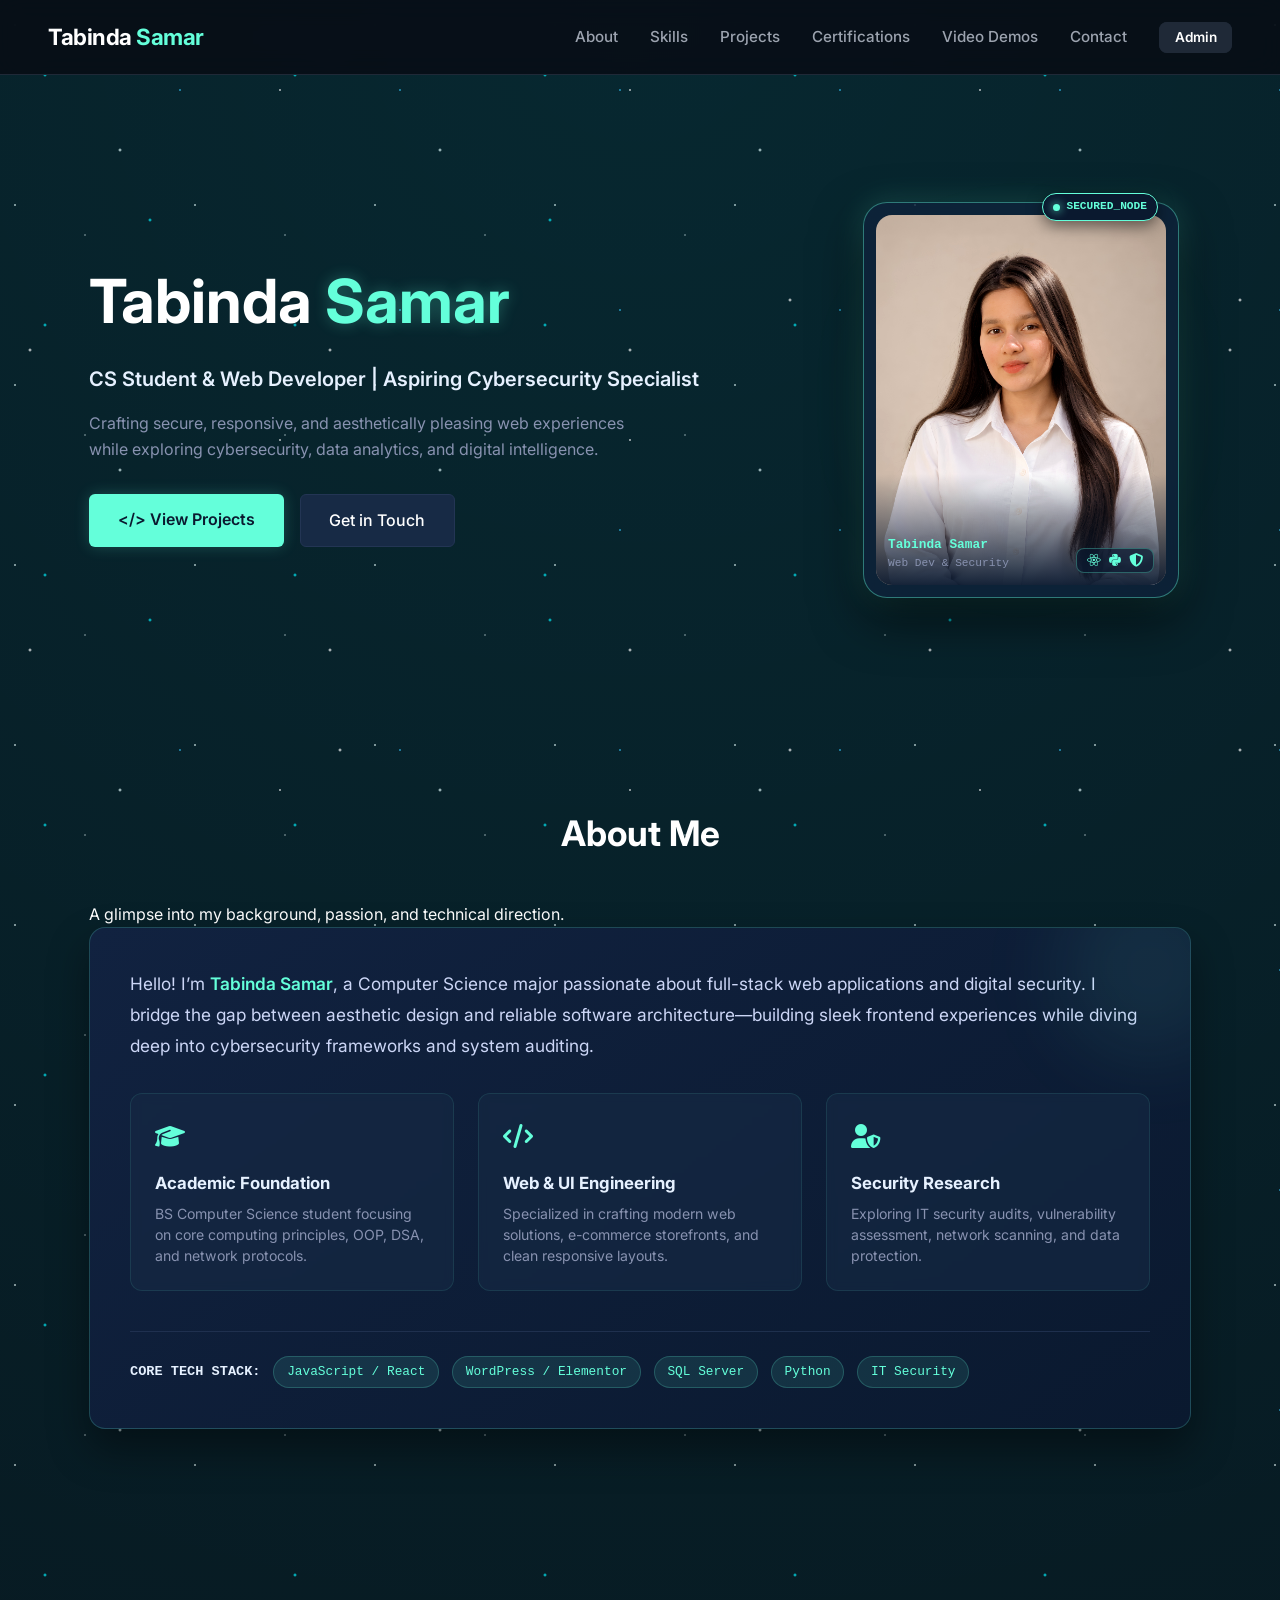
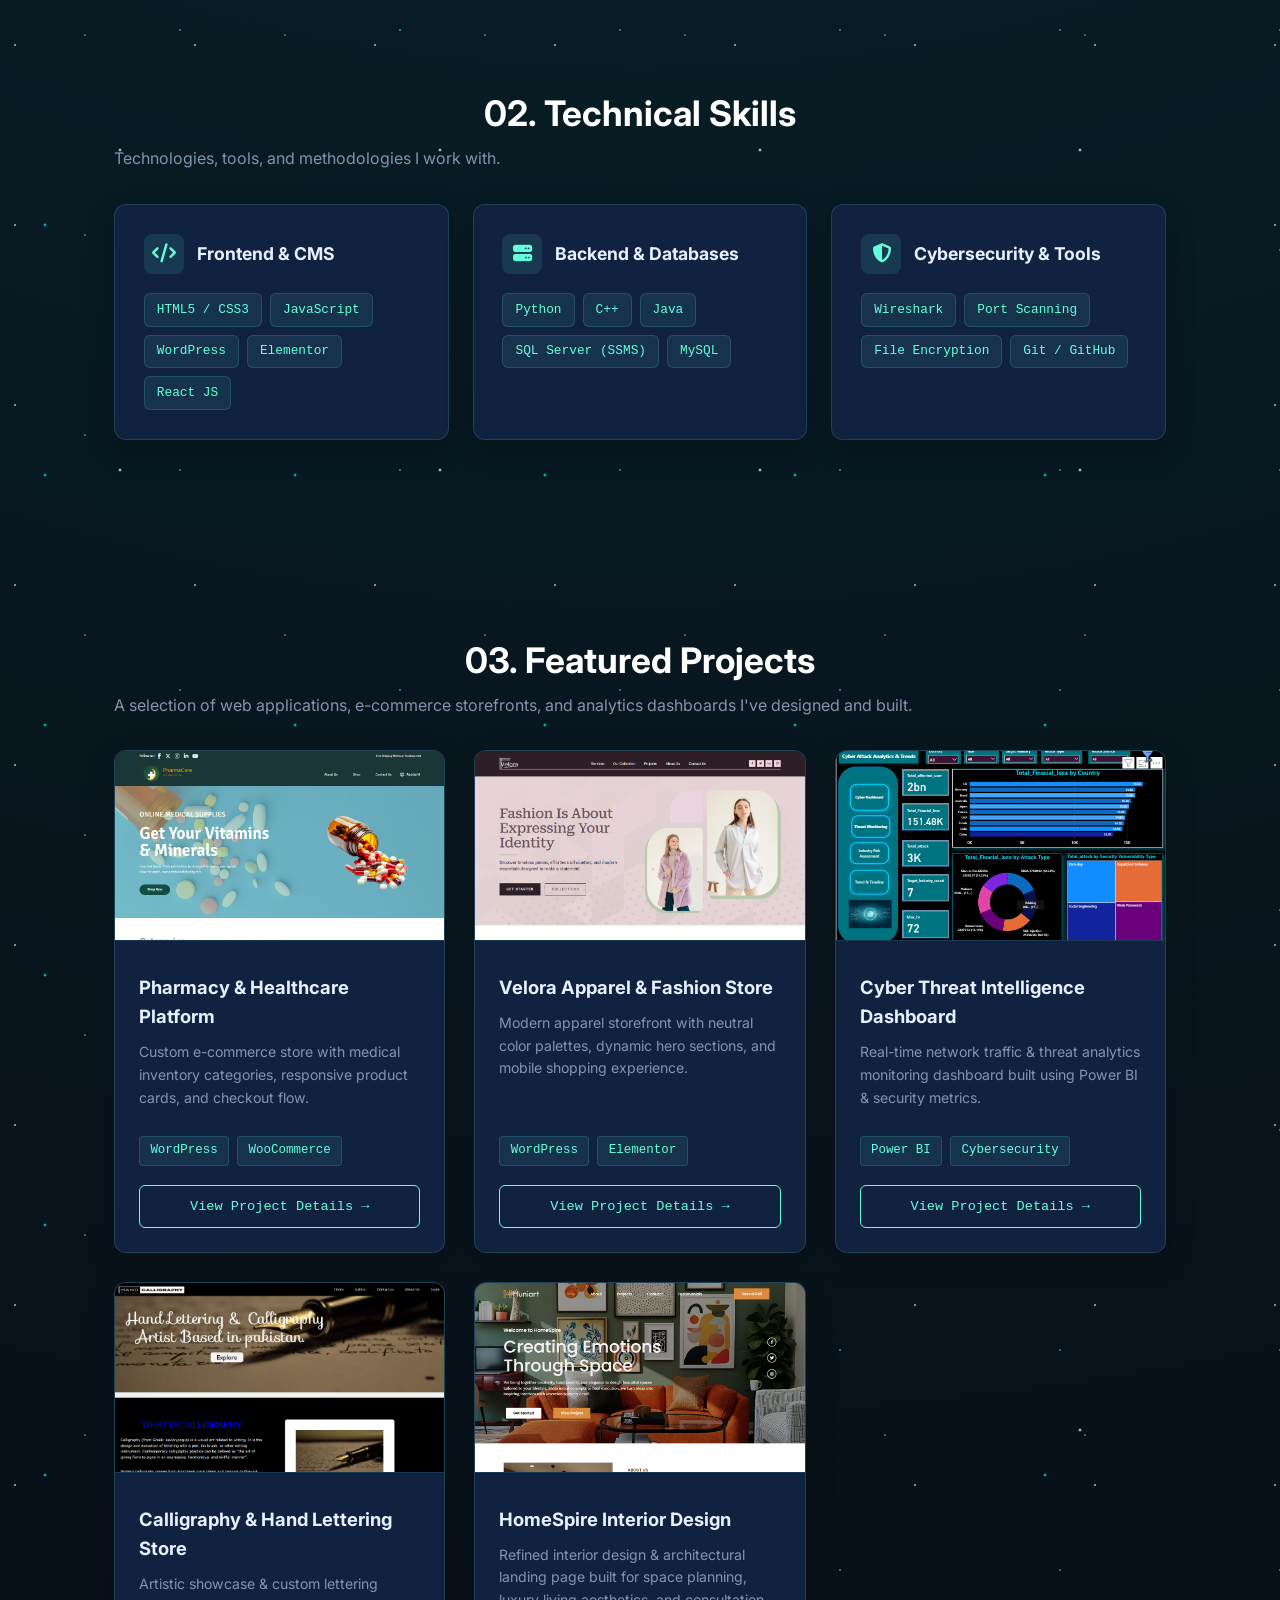
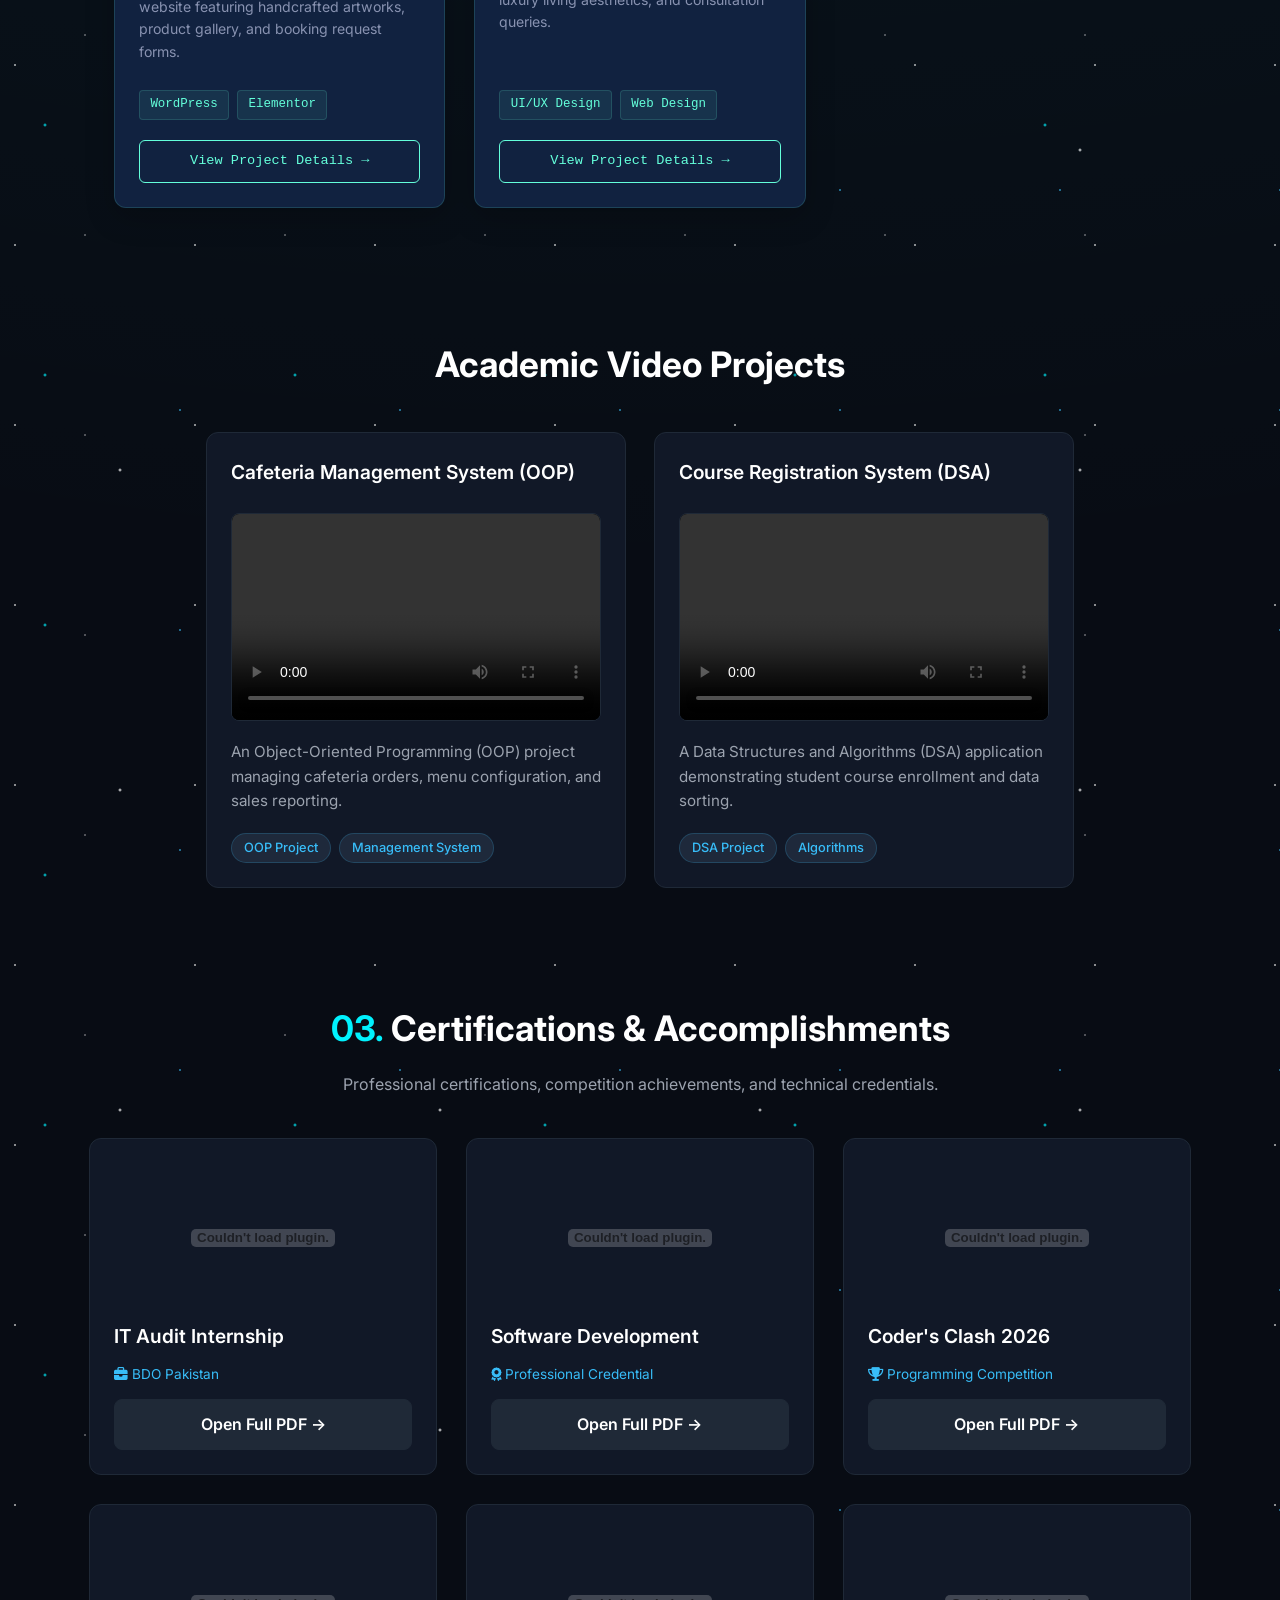
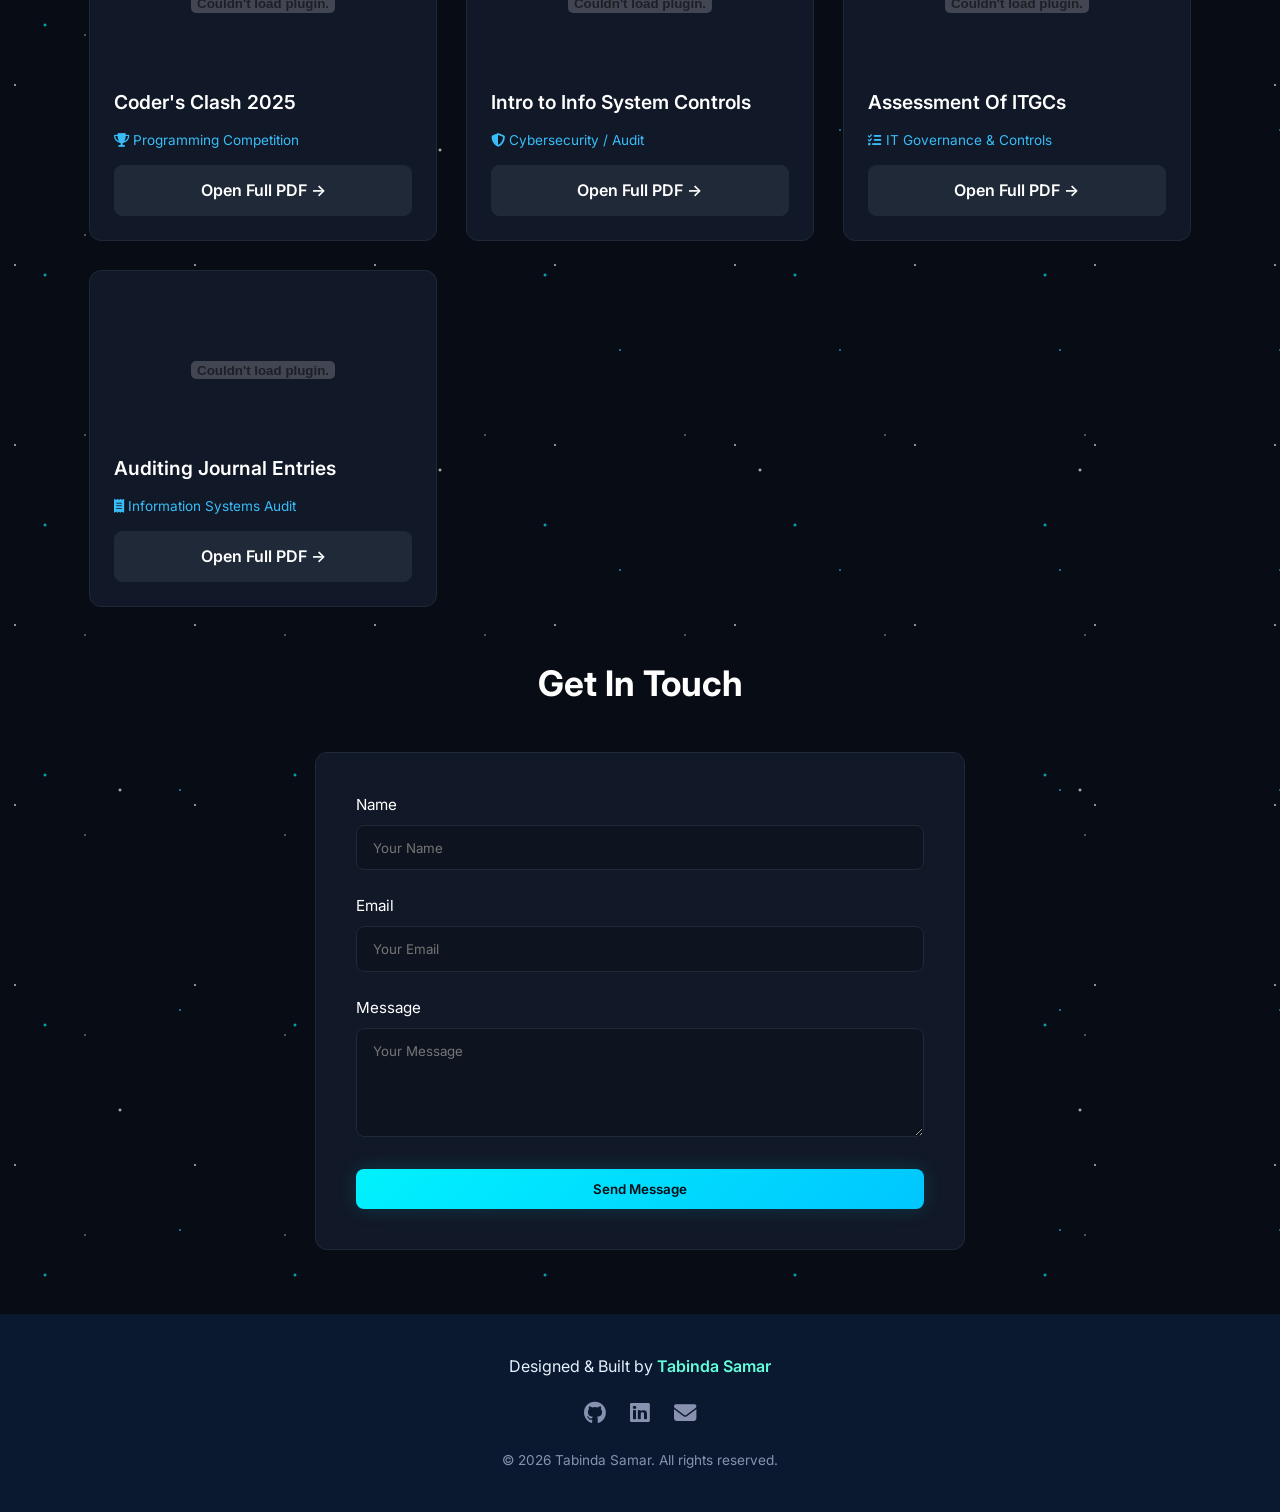
<file: index.html>
<!DOCTYPE html>
<html lang="en">
<head>
    <link rel="stylesheet" href="https://cdnjs.cloudflare.com/ajax/libs/font-awesome/6.4.0/css/all.min.css">
    <meta charset="UTF-8">
    <meta name="viewport" content="width=device-width, initial-scale=1.0">
    <title>Tabinda Samar - Portfolio</title>
    <!-- Corrected Path to CSS folder -->
    <link rel="stylesheet" href="css/style.css">
</head>
<body>

    <!-- Header Navigation -->
   <!-- Header Navigation -->
<header>
    <!-- Clickable Logo pointing to top of page / index.html -->
    <a href="index.html" class="logo" style="text-decoration: none; position: relative; z-index: 9999; cursor: pointer;">
        <h1 style="margin: 0;">Tabinda <span style="color: #64ffda;">Samar</span></h1>
    </a>

    <nav>
        <ul>
            <li><a href="#about">About</a></li>
            <li><a href="#skills">Skills</a></li>
            <li><a href="#projects">Projects</a></li>
            <li><a href="#certificates">Certifications</a></li>
            <li><a href="#video-projects">Video Demos</a></li>
            <li><a href="#contact">Contact</a></li>
            <li><a href="admin.html" class="btn-secondary" style="padding: 0.4rem 0.9rem; font-size: 0.85rem;">Admin</a></li>
        </ul>
    </nav>
</header>
<!-- Hero Section -->
<section id="hero" style="min-height: 85vh; display: flex; align-items: center; padding: 4rem 0;">
    <div class="container" style="display: flex; align-items: center; justify-content: space-between; gap: 2rem; width: 100%; flex-wrap: wrap;">
        
        <!-- Left Side: Text -->
        <div style="flex: 1 1 500px;">
            <h1 style="font-size: clamp(2.5rem, 5vw, 3.8rem); font-weight: 700; color: #ffffff; margin-bottom: 0.8rem;">
                Tabinda <span style="color: #64ffda; text-shadow: 0 0 15px rgba(100, 255, 218, 0.3);">Samar</span>
            </h1>
            
            <h2 style="color: #e6f1ff; font-size: 1.25rem; font-weight: 600; margin-bottom: 1rem;">
                CS Student &amp; Web Developer | Aspiring Cybersecurity Specialist
            </h2>
            
            <p style="color: #8892b0; font-size: 1rem; line-height: 1.6; margin-bottom: 2rem; max-width: 550px;">
                Crafting secure, responsive, and aesthetically pleasing web experiences while exploring cybersecurity, data analytics, and digital intelligence.
            </p>

            <div style="display: flex; gap: 1rem; flex-wrap: wrap;">
                <a href="#projects" style="background: #64ffda; color: #0a192f; padding: 0.8rem 1.8rem; text-decoration: none; border-radius: 6px; font-weight: 600; box-shadow: 0 0 15px rgba(100,255,218,0.2); transition: 0.3s;">&lt;/&gt; View Projects</a>
                <a href="#contact" style="background: #172a45; color: #ffffff; padding: 0.8rem 1.8rem; text-decoration: none; border-radius: 6px; font-weight: 500; border: 1px solid #233554; transition: 0.3s;">Get in Touch</a>
            </div>
        </div>

     <!-- Right Side: Cyber-Matrix Profile Showcase -->
<div style="flex: 0 0 340px; display: flex; justify-content: center; align-items: center; width: 100%; position: relative; padding: 15px 0;">
    
    <!-- Background Laser Grid Glow -->
    <div style="position: absolute; width: 320px; height: 400px; background: radial-gradient(circle, rgba(100,255,218,0.15) 0%, rgba(10,25,47,0) 75%); filter: blur(30px); pointer-events: none;"></div>

    <!-- Outer Matrix Wrapper -->
    <div style="position: relative; border-radius: 24px; padding: 12px; background: rgba(17, 34, 64, 0.6); backdrop-filter: blur(20px); -webkit-backdrop-filter: blur(20px); border: 1px solid rgba(100, 255, 218, 0.4); box-shadow: 0 20px 50px rgba(0, 0, 0, 0.6), 0 0 30px rgba(100, 255, 218, 0.2); transition: all 0.4s ease;"
         onmouseover="this.style.transform='translateY(-8px)'; this.style.borderColor='#64ffda'; this.style.boxShadow='0 30px 60px rgba(0,0,0,0.7), 0 0 45px rgba(100, 255, 218, 0.35)';"
         onmouseout="this.style.transform='translateY(0)'; this.style.borderColor='rgba(100, 255, 218, 0.4)'; this.style.boxShadow='0 20px 50px rgba(0, 0, 0, 0.6), 0 0 30px rgba(100, 255, 218, 0.2)';">
        
        <!-- Live Radar Beacon Pin -->
        <div style="position: absolute; top: -10px; right: 20px; background: #0a192f; border: 1px solid #64ffda; padding: 4px 10px; border-radius: 20px; display: flex; align-items: center; gap: 6px; box-shadow: 0 5px 15px rgba(0,0,0,0.5); z-index: 5;">
            <span style="width: 7px; height: 7px; background: #64ffda; border-radius: 50%; display: inline-block; box-shadow: 0 0 10px #64ffda;"></span>
            <span style="color: #64ffda; font-size: 0.7rem; font-family: monospace; font-weight: bold;">SECURED_NODE</span>
        </div>

        <!-- Image Wrapper with Glass Border -->
        <div style="border-radius: 16px; overflow: hidden; position: relative;">
            <img src="images/Tabinda Fashar.png" alt="Tabinda Samar" style="width: 290px; height: 370px; object-fit: cover; display: block; filter: contrast(106%);">
            
            <!-- Bottom Dark Vignette Overlay -->
            <div style="position: absolute; bottom: 0; left: 0; right: 0; height: 30%; background: linear-gradient(to top, rgba(10, 25, 47, 0.95), transparent); pointer-events: none;"></div>

            <!-- Integrated Tech Bar Inside Image -->
            <div style="position: absolute; bottom: 12px; left: 12px; right: 12px; display: flex; justify-content: space-between; align-items: flex-end; z-index: 2;">
                <div>
                    <div style="color: #64ffda; font-size: 0.8rem; font-weight: bold; font-family: monospace;">Tabinda Samar</div>
                    <div style="color: #8892b0; font-size: 0.7rem; font-family: monospace;">Web Dev &amp; Security</div>
                </div>
                <!-- Tech Icons -->
                <div style="display: flex; gap: 8px; background: rgba(10, 25, 47, 0.7); padding: 5px 10px; border-radius: 8px; border: 1px solid rgba(100, 255, 218, 0.3);">
                    <i class="fa-brands fa-react" style="color: #64ffda; font-size: 0.85rem;"></i>
                    <i class="fa-brands fa-python" style="color: #64ffda; font-size: 0.85rem;"></i>
                    <i class="fa-solid fa-shield-halved" style="color: #64ffda; font-size: 0.85rem;"></i>
                </div>
            </div>
        </div>

    </div>

</div>
</section>
  <!-- Enhanced About Me Section -->
<section id="about" style="padding: 5rem 0;">
    <div class="container">
        <h2 class="section-title"> About Me</h2>
        <p class="section-subtitle">A glimpse into my background, passion, and technical direction.</p>

        <div style="background: linear-gradient(145deg, #112240 0%, #0a192f 100%); border-radius: 16px; padding: 2.5rem; border: 1px solid rgba(100, 255, 218, 0.2); box-shadow: 0 20px 40px rgba(0, 0, 0, 0.4); position: relative; overflow: hidden;">
            
            <!-- Subtle Decorative Glow Background -->
            <div style="position: absolute; top: -50px; right: -50px; width: 180px; height: 180px; background: rgba(100, 255, 218, 0.08); border-radius: 50%; filter: blur(40px); pointer-events: none;"></div>

            <!-- Intro Quote/Paragraph -->
            <p style="color: #ccd6f6; font-size: 1.08rem; line-height: 1.8; margin-bottom: 2rem;">
                Hello! I’m <span style="color: #64ffda; font-weight: 600;">Tabinda Samar</span>, a Computer Science major passionate about full-stack web applications and digital security. I bridge the gap between aesthetic design and reliable software architecture—building sleek frontend experiences while diving deep into cybersecurity frameworks and system auditing.
            </p>

            <!-- Feature Cards Grid -->
            <div style="display: grid; grid-template-columns: repeat(auto-fit, minmax(250px, 1fr)); gap: 1.5rem; margin-bottom: 2.5rem;">
                
                <!-- Card 1 -->
                <div style="background: rgba(23, 42, 69, 0.6); padding: 1.5rem; border-radius: 12px; border: 1px solid rgba(100, 255, 218, 0.1); backdrop-filter: blur(5px);">
                    <div style="font-size: 1.5rem; color: #64ffda; margin-bottom: 0.8rem;">
                        <i class="fa-solid fa-graduation-cap"></i>
                    </div>
                    <h4 style="color: #e6f1ff; font-size: 1.05rem; margin-bottom: 0.4rem;">Academic Foundation</h4>
                    <p style="color: #8892b0; font-size: 0.88rem; line-height: 1.5; margin: 0;">BS Computer Science student focusing on core computing principles, OOP, DSA, and network protocols.</p>
                </div>

                <!-- Card 2 -->
                <div style="background: rgba(23, 42, 69, 0.6); padding: 1.5rem; border-radius: 12px; border: 1px solid rgba(100, 255, 218, 0.1); backdrop-filter: blur(5px);">
                    <div style="font-size: 1.5rem; color: #64ffda; margin-bottom: 0.8rem;">
                        <i class="fa-solid fa-code"></i>
                    </div>
                    <h4 style="color: #e6f1ff; font-size: 1.05rem; margin-bottom: 0.4rem;">Web &amp; UI Engineering</h4>
                    <p style="color: #8892b0; font-size: 0.88rem; line-height: 1.5; margin: 0;">Specialized in crafting modern web solutions, e-commerce storefronts, and clean responsive layouts.</p>
                </div>

                <!-- Card 3 -->
                <div style="background: rgba(23, 42, 69, 0.6); padding: 1.5rem; border-radius: 12px; border: 1px solid rgba(100, 255, 218, 0.1); backdrop-filter: blur(5px);">
                    <div style="font-size: 1.5rem; color: #64ffda; margin-bottom: 0.8rem;">
                        <i class="fa-solid fa-user-shield"></i>
                    </div>
                    <h4 style="color: #e6f1ff; font-size: 1.05rem; margin-bottom: 0.4rem;">Security Research</h4>
                    <p style="color: #8892b0; font-size: 0.88rem; line-height: 1.5; margin: 0;">Exploring IT security audits, vulnerability assessment, network scanning, and data protection.</p>
                </div>

            </div>

            <!-- Tech Stack Pills Footer -->
            <div style="border-top: 1px solid rgba(35, 53, 84, 0.8); padding-top: 1.5rem; display: flex; align-items: center; gap: 0.8rem; flex-wrap: wrap;">
                <span style="color: #e6f1ff; font-size: 0.85rem; font-weight: 600; font-family: monospace;">CORE TECH STACK:</span>
                <span style="background: rgba(100, 255, 218, 0.1); color: #64ffda; font-size: 0.8rem; padding: 0.3rem 0.8rem; border-radius: 20px; font-family: monospace; border: 1px solid rgba(100, 255, 218, 0.2);">JavaScript / React</span>
                <span style="background: rgba(100, 255, 218, 0.1); color: #64ffda; font-size: 0.8rem; padding: 0.3rem 0.8rem; border-radius: 20px; font-family: monospace; border: 1px solid rgba(100, 255, 218, 0.2);">WordPress / Elementor</span>
                <span style="background: rgba(100, 255, 218, 0.1); color: #64ffda; font-size: 0.8rem; padding: 0.3rem 0.8rem; border-radius: 20px; font-family: monospace; border: 1px solid rgba(100, 255, 218, 0.2);">SQL Server</span>
                <span style="background: rgba(100, 255, 218, 0.1); color: #64ffda; font-size: 0.8rem; padding: 0.3rem 0.8rem; border-radius: 20px; font-family: monospace; border: 1px solid rgba(100, 255, 218, 0.2);">Python</span>
                <span style="background: rgba(100, 255, 218, 0.1); color: #64ffda; font-size: 0.8rem; padding: 0.3rem 0.8rem; border-radius: 20px; font-family: monospace; border: 1px solid rgba(100, 255, 218, 0.2);">IT Security</span>
            </div>

        </div>
    </div>
</section>

       <!-- Technical Skills Section (Boxed) -->
<section id="skills" style="padding: 4rem 0;">
    <div class="container" style="max-width: 1100px; margin: 0 auto; padding: 0 1.5rem;">
        <h2 class="section-title" style="margin-bottom: 0.3rem;"><span>02.</span> Technical Skills</h2>
        <p class="section-subtitle" style="margin-bottom: 2rem; color: #8892b0;">Technologies, tools, and methodologies I work with.</p>

        <div style="display: grid; grid-template-columns: repeat(auto-fit, minmax(280px, 1fr)); gap: 1.5rem;">
            
            <!-- Skill Box 1 -->
            <div style="background: #112240; border-radius: 12px; padding: 1.8rem; border: 1px solid rgba(100, 255, 218, 0.15); box-shadow: 0 10px 30px rgba(0,0,0,0.2);">
                <div style="display: flex; align-items: center; gap: 0.8rem; margin-bottom: 1.2rem;">
                    <div style="width: 40px; height: 40px; background: rgba(100, 255, 218, 0.1); border-radius: 8px; display: flex; align-items: center; justify-content: center;">
                        <i class="fa-solid fa-code" style="color: #64ffda; font-size: 1.2rem;"></i>
                    </div>
                    <h3 style="color: #e6f1ff; font-size: 1.1rem; margin: 0;">Frontend &amp; CMS</h3>
                </div>
                <div style="display: flex; flex-wrap: wrap; gap: 0.5rem;">
                    <span style="background: rgba(100, 255, 218, 0.08); color: #64ffda; padding: 0.35rem 0.75rem; border-radius: 6px; font-size: 0.8rem; font-family: monospace; border: 1px solid rgba(100, 255, 218, 0.15);">HTML5 / CSS3</span>
                    <span style="background: rgba(100, 255, 218, 0.08); color: #64ffda; padding: 0.35rem 0.75rem; border-radius: 6px; font-size: 0.8rem; font-family: monospace; border: 1px solid rgba(100, 255, 218, 0.15);">JavaScript</span>
                    <span style="background: rgba(100, 255, 218, 0.08); color: #64ffda; padding: 0.35rem 0.75rem; border-radius: 6px; font-size: 0.8rem; font-family: monospace; border: 1px solid rgba(100, 255, 218, 0.15);">WordPress</span>
                    <span style="background: rgba(100, 255, 218, 0.08); color: #64ffda; padding: 0.35rem 0.75rem; border-radius: 6px; font-size: 0.8rem; font-family: monospace; border: 1px solid rgba(100, 255, 218, 0.15);">Elementor</span>
                    <span style="background: rgba(100, 255, 218, 0.08); color: #64ffda; padding: 0.35rem 0.75rem; border-radius: 6px; font-size: 0.8rem; font-family: monospace; border: 1px solid rgba(100, 255, 218, 0.15);">React JS</span>
                </div>
            </div>

            <!-- Skill Box 2 -->
            <div style="background: #112240; border-radius: 12px; padding: 1.8rem; border: 1px solid rgba(100, 255, 218, 0.15); box-shadow: 0 10px 30px rgba(0,0,0,0.2);">
                <div style="display: flex; align-items: center; gap: 0.8rem; margin-bottom: 1.2rem;">
                    <div style="width: 40px; height: 40px; background: rgba(100, 255, 218, 0.1); border-radius: 8px; display: flex; align-items: center; justify-content: center;">
                        <i class="fa-solid fa-server" style="color: #64ffda; font-size: 1.2rem;"></i>
                    </div>
                    <h3 style="color: #e6f1ff; font-size: 1.1rem; margin: 0;">Backend &amp; Databases</h3>
                </div>
                <div style="display: flex; flex-wrap: wrap; gap: 0.5rem;">
                    <span style="background: rgba(100, 255, 218, 0.08); color: #64ffda; padding: 0.35rem 0.75rem; border-radius: 6px; font-size: 0.8rem; font-family: monospace; border: 1px solid rgba(100, 255, 218, 0.15);">Python</span>
                    <span style="background: rgba(100, 255, 218, 0.08); color: #64ffda; padding: 0.35rem 0.75rem; border-radius: 6px; font-size: 0.8rem; font-family: monospace; border: 1px solid rgba(100, 255, 218, 0.15);">C++</span>
                    <span style="background: rgba(100, 255, 218, 0.08); color: #64ffda; padding: 0.35rem 0.75rem; border-radius: 6px; font-size: 0.8rem; font-family: monospace; border: 1px solid rgba(100, 255, 218, 0.15);">Java</span>
                    <span style="background: rgba(100, 255, 218, 0.08); color: #64ffda; padding: 0.35rem 0.75rem; border-radius: 6px; font-size: 0.8rem; font-family: monospace; border: 1px solid rgba(100, 255, 218, 0.15);">SQL Server (SSMS)</span>
                    <span style="background: rgba(100, 255, 218, 0.08); color: #64ffda; padding: 0.35rem 0.75rem; border-radius: 6px; font-size: 0.8rem; font-family: monospace; border: 1px solid rgba(100, 255, 218, 0.15);">MySQL</span>
                </div>
            </div>

            <!-- Skill Box 3 -->
            <div style="background: #112240; border-radius: 12px; padding: 1.8rem; border: 1px solid rgba(100, 255, 218, 0.15); box-shadow: 0 10px 30px rgba(0,0,0,0.2);">
                <div style="display: flex; align-items: center; gap: 0.8rem; margin-bottom: 1.2rem;">
                    <div style="width: 40px; height: 40px; background: rgba(100, 255, 218, 0.1); border-radius: 8px; display: flex; align-items: center; justify-content: center;">
                        <i class="fa-solid fa-shield-halved" style="color: #64ffda; font-size: 1.2rem;"></i>
                    </div>
                    <h3 style="color: #e6f1ff; font-size: 1.1rem; margin: 0;">Cybersecurity &amp; Tools</h3>
                </div>
                <div style="display: flex; flex-wrap: wrap; gap: 0.5rem;">
                    <span style="background: rgba(100, 255, 218, 0.08); color: #64ffda; padding: 0.35rem 0.75rem; border-radius: 6px; font-size: 0.8rem; font-family: monospace; border: 1px solid rgba(100, 255, 218, 0.15);">Wireshark</span>
                    <span style="background: rgba(100, 255, 218, 0.08); color: #64ffda; padding: 0.35rem 0.75rem; border-radius: 6px; font-size: 0.8rem; font-family: monospace; border: 1px solid rgba(100, 255, 218, 0.15);">Port Scanning</span>
                    <span style="background: rgba(100, 255, 218, 0.08); color: #64ffda; padding: 0.35rem 0.75rem; border-radius: 6px; font-size: 0.8rem; font-family: monospace; border: 1px solid rgba(100, 255, 218, 0.15);">File Encryption</span>
                    <span style="background: rgba(100, 255, 218, 0.08); color: #64ffda; padding: 0.35rem 0.75rem; border-radius: 6px; font-size: 0.8rem; font-family: monospace; border: 1px solid rgba(100, 255, 218, 0.15);">Git / GitHub</span>
                </div>
            </div>

        </div>
    </div>
</section>
<!-- Featured Projects Section (Boxed Container Layout) -->
<section id="projects" style="padding: 4rem 0;">
    <div class="container" style="max-width: 1100px; margin: 0 auto; padding: 0 1.5rem;">
        <h2 class="section-title" style="margin-bottom: 0.3rem;"><span>03.</span> Featured Projects</h2>
        <p class="section-subtitle" style="margin-bottom: 2rem; color: #8892b0;">A selection of web applications, e-commerce storefronts, and analytics dashboards I've designed and built.</p>

        <div style="display: grid; grid-template-columns: repeat(auto-fit, minmax(310px, 1fr)); gap: 1.8rem;">
            
            <!-- Card 1: Pharmacy Store -->
            <div style="background: #112240; border-radius: 12px; overflow: hidden; border: 1px solid rgba(100, 255, 218, 0.15); box-shadow: 0 10px 30px rgba(0,0,0,0.2); display: flex; flex-direction: column; justify-content: space-between; transition: transform 0.3s ease;" onmouseover="this.style.transform='translateY(-5px)'" onmouseout="this.style.transform='translateY(0)'">
                <div>
                    <img src="images/Medicine/Medicine 1.png" alt="Pharmacy Store" style="width: 100%; height: 190px; object-fit: cover; border-bottom: 1px solid rgba(100, 255, 218, 0.1);">
                    <div style="padding: 1.5rem 1.5rem 0.5rem 1.5rem;">
                        <h3 style="color: #e6f1ff; font-size: 1.15rem; margin-bottom: 0.6rem;">Pharmacy &amp; Healthcare Platform</h3>
                        <p style="color: #8892b0; font-size: 0.88rem; line-height: 1.6; margin-bottom: 1.2rem;">
                            Custom e-commerce store with medical inventory categories, responsive product cards, and checkout flow.
                        </p>
                    </div>
                </div>
                <div style="padding: 0 1.5rem 1.5rem 1.5rem;">
                    <div style="display: flex; gap: 0.5rem; flex-wrap: wrap; margin-bottom: 1.2rem;">
                        <span style="background: rgba(100, 255, 218, 0.08); color: #64ffda; padding: 0.25rem 0.65rem; border-radius: 4px; font-size: 0.78rem; font-family: monospace; border: 1px solid rgba(100, 255, 218, 0.15);">WordPress</span>
                        <span style="background: rgba(100, 255, 218, 0.08); color: #64ffda; padding: 0.25rem 0.65rem; border-radius: 4px; font-size: 0.78rem; font-family: monospace; border: 1px solid rgba(100, 255, 218, 0.15);">WooCommerce</span>
                    </div>
                    <a href="project-details.html?project=medicine" style="display: block; width: 100%; text-align: center; color: #64ffda; border: 1px solid #64ffda; padding: 0.6rem 1rem; border-radius: 6px; text-decoration: none; font-size: 0.85rem; font-family: monospace; transition: background 0.3s;" onmouseover="this.style.background='rgba(100, 255, 218, 0.1)'" onmouseout="this.style.background='transparent'">
                        View Project Details &rarr;
                    </a>
                </div>
            </div>

            <!-- Card 2: Velora Fashion -->
            <div style="background: #112240; border-radius: 12px; overflow: hidden; border: 1px solid rgba(100, 255, 218, 0.15); box-shadow: 0 10px 30px rgba(0,0,0,0.2); display: flex; flex-direction: column; justify-content: space-between; transition: transform 0.3s ease;" onmouseover="this.style.transform='translateY(-5px)'" onmouseout="this.style.transform='translateY(0)'">
                <div>
                    <img src="images/Velora/Velora 1.png" alt="Velora Fashion" style="width: 100%; height: 190px; object-fit: cover; border-bottom: 1px solid rgba(100, 255, 218, 0.1);">
                    <div style="padding: 1.5rem 1.5rem 0.5rem 1.5rem;">
                        <h3 style="color: #e6f1ff; font-size: 1.15rem; margin-bottom: 0.6rem;">Velora Apparel &amp; Fashion Store</h3>
                        <p style="color: #8892b0; font-size: 0.88rem; line-height: 1.6; margin-bottom: 1.2rem;">
                            Modern apparel storefront with neutral color palettes, dynamic hero sections, and mobile shopping experience.
                        </p>
                    </div>
                </div>
                <div style="padding: 0 1.5rem 1.5rem 1.5rem;">
                    <div style="display: flex; gap: 0.5rem; flex-wrap: wrap; margin-bottom: 1.2rem;">
                        <span style="background: rgba(100, 255, 218, 0.08); color: #64ffda; padding: 0.25rem 0.65rem; border-radius: 4px; font-size: 0.78rem; font-family: monospace; border: 1px solid rgba(100, 255, 218, 0.15);">WordPress</span>
                        <span style="background: rgba(100, 255, 218, 0.08); color: #64ffda; padding: 0.25rem 0.65rem; border-radius: 4px; font-size: 0.78rem; font-family: monospace; border: 1px solid rgba(100, 255, 218, 0.15);">Elementor</span>
                    </div>
                    <a href="project-details.html?project=velora" style="display: block; width: 100%; text-align: center; color: #64ffda; border: 1px solid #64ffda; padding: 0.6rem 1rem; border-radius: 6px; text-decoration: none; font-size: 0.85rem; font-family: monospace; transition: background 0.3s;" onmouseover="this.style.background='rgba(100, 255, 218, 0.1)'" onmouseout="this.style.background='transparent'">
                        View Project Details &rarr;
                    </a>
                </div>
            </div>

            <!-- Card 3: Cyber PowerBI Dashboard -->
            <div style="background: #112240; border-radius: 12px; overflow: hidden; border: 1px solid rgba(100, 255, 218, 0.15); box-shadow: 0 10px 30px rgba(0,0,0,0.2); display: flex; flex-direction: column; justify-content: space-between; transition: transform 0.3s ease;" onmouseover="this.style.transform='translateY(-5px)'" onmouseout="this.style.transform='translateY(0)'">
                <div>
                    <img src="images/Cyber powerBI dashboard/power bi 1.png" alt="Cyber Threat Intelligence Dashboard" style="width: 100%; height: 190px; object-fit: cover; border-bottom: 1px solid rgba(100, 255, 218, 0.1);">
                    <div style="padding: 1.5rem 1.5rem 0.5rem 1.5rem;">
                        <h3 style="color: #e6f1ff; font-size: 1.15rem; margin-bottom: 0.6rem;">Cyber Threat Intelligence Dashboard</h3>
                        <p style="color: #8892b0; font-size: 0.88rem; line-height: 1.6; margin-bottom: 1.2rem;">
                            Real-time network traffic &amp; threat analytics monitoring dashboard built using Power BI &amp; security metrics.
                        </p>
                    </div>
                </div>
                <div style="padding: 0 1.5rem 1.5rem 1.5rem;">
                    <div style="display: flex; gap: 0.5rem; flex-wrap: wrap; margin-bottom: 1.2rem;">
                        <span style="background: rgba(100, 255, 218, 0.08); color: #64ffda; padding: 0.25rem 0.65rem; border-radius: 4px; font-size: 0.78rem; font-family: monospace; border: 1px solid rgba(100, 255, 218, 0.15);">Power BI</span>
                        <span style="background: rgba(100, 255, 218, 0.08); color: #64ffda; padding: 0.25rem 0.65rem; border-radius: 4px; font-size: 0.78rem; font-family: monospace; border: 1px solid rgba(100, 255, 218, 0.15);">Cybersecurity</span>
                    </div>
                    <a href="project-details.html?project=powerbi" style="display: block; width: 100%; text-align: center; color: #64ffda; border: 1px solid #64ffda; padding: 0.6rem 1rem; border-radius: 6px; text-decoration: none; font-size: 0.85rem; font-family: monospace; transition: background 0.3s;" onmouseover="this.style.background='rgba(100, 255, 218, 0.1)'" onmouseout="this.style.background='transparent'">
                        View Project Details &rarr;
                    </a>
                </div>
            </div>

            <!-- Card 4: Calligraphy Store -->
            <div style="background: #112240; border-radius: 12px; overflow: hidden; border: 1px solid rgba(100, 255, 218, 0.15); box-shadow: 0 10px 30px rgba(0,0,0,0.2); display: flex; flex-direction: column; justify-content: space-between; transition: transform 0.3s ease;" onmouseover="this.style.transform='translateY(-5px)'" onmouseout="this.style.transform='translateY(0)'">
                <div>
                    <img src="images/Calligraphy/Calligraphy 1.png" alt="Calligraphy &amp; Hand Lettering" style="width: 100%; height: 190px; object-fit: cover; border-bottom: 1px solid rgba(100, 255, 218, 0.1);">
                    <div style="padding: 1.5rem 1.5rem 0.5rem 1.5rem;">
                        <h3 style="color: #e6f1ff; font-size: 1.15rem; margin-bottom: 0.6rem;">Calligraphy &amp; Hand Lettering Store</h3>
                        <p style="color: #8892b0; font-size: 0.88rem; line-height: 1.6; margin-bottom: 1.2rem;">
                            Artistic showcase &amp; custom lettering website featuring handcrafted artworks, product gallery, and booking request forms.
                        </p>
                    </div>
                </div>
                <div style="padding: 0 1.5rem 1.5rem 1.5rem;">
                    <div style="display: flex; gap: 0.5rem; flex-wrap: wrap; margin-bottom: 1.2rem;">
                        <span style="background: rgba(100, 255, 218, 0.08); color: #64ffda; padding: 0.25rem 0.65rem; border-radius: 4px; font-size: 0.78rem; font-family: monospace; border: 1px solid rgba(100, 255, 218, 0.15);">WordPress</span>
                        <span style="background: rgba(100, 255, 218, 0.08); color: #64ffda; padding: 0.25rem 0.65rem; border-radius: 4px; font-size: 0.78rem; font-family: monospace; border: 1px solid rgba(100, 255, 218, 0.15);">Elementor</span>
                    </div>
                    <a href="project-details.html?project=calligraphy" style="display: block; width: 100%; text-align: center; color: #64ffda; border: 1px solid #64ffda; padding: 0.6rem 1rem; border-radius: 6px; text-decoration: none; font-size: 0.85rem; font-family: monospace; transition: background 0.3s;" onmouseover="this.style.background='rgba(100, 255, 218, 0.1)'" onmouseout="this.style.background='transparent'">
                        View Project Details &rarr;
                    </a>
                </div>
            </div>

            <!-- Card 5: HomeSpire Interior Design -->
            <div style="background: #112240; border-radius: 12px; overflow: hidden; border: 1px solid rgba(100, 255, 218, 0.15); box-shadow: 0 10px 30px rgba(0,0,0,0.2); display: flex; flex-direction: column; justify-content: space-between; transition: transform 0.3s ease;" onmouseover="this.style.transform='translateY(-5px)'" onmouseout="this.style.transform='translateY(0)'">
                <div>
                    <img src="images/homespire/Homespire 1.png" alt="HomeSpire Interior Design" style="width: 100%; height: 190px; object-fit: cover; border-bottom: 1px solid rgba(100, 255, 218, 0.1);">
                    <div style="padding: 1.5rem 1.5rem 0.5rem 1.5rem;">
                        <h3 style="color: #e6f1ff; font-size: 1.15rem; margin-bottom: 0.6rem;">HomeSpire Interior Design</h3>
                        <p style="color: #8892b0; font-size: 0.88rem; line-height: 1.6; margin-bottom: 1.2rem;">
                            Refined interior design &amp; architectural landing page built for space planning, luxury living aesthetics, and consultation queries.
                        </p>
                    </div>
                </div>
                <div style="padding: 0 1.5rem 1.5rem 1.5rem;">
                    <div style="display: flex; gap: 0.5rem; flex-wrap: wrap; margin-bottom: 1.2rem;">
                        <span style="background: rgba(100, 255, 218, 0.08); color: #64ffda; padding: 0.25rem 0.65rem; border-radius: 4px; font-size: 0.78rem; font-family: monospace; border: 1px solid rgba(100, 255, 218, 0.15);">UI/UX Design</span>
                        <span style="background: rgba(100, 255, 218, 0.08); color: #64ffda; padding: 0.25rem 0.65rem; border-radius: 4px; font-size: 0.78rem; font-family: monospace; border: 1px solid rgba(100, 255, 218, 0.15);">Web Design</span>
                    </div>
                    <a href="project-details.html?project=homespire" style="display: block; width: 100%; text-align: center; color: #64ffda; border: 1px solid #64ffda; padding: 0.6rem 1rem; border-radius: 6px; text-decoration: none; font-size: 0.85rem; font-family: monospace; transition: background 0.3s;" onmouseover="this.style.background='rgba(100, 255, 218, 0.1)'" onmouseout="this.style.background='transparent'">
                        View Project Details &rarr;
                    </a>
                </div>
            </div>

        </div>
    </div>
</section>

        <!-- Academic Video Projects Section -->
<section id="video-projects">
    <h2 class="section-title">Academic Video Projects</h2>
    
    <div class="projects-grid">
        
        <!-- 1. Cafeteria Management System (OOP Project) -->
        <div class="card">
            <div class="card-title">Cafeteria Management System (OOP)</div>
            <div class="video-wrapper">
                <video controls preload="metadata">
                    <source src="videos/Cafeteria%20Management%20System.mp4" type="video/mp4">
                    <source src="videos/Cafeteria%20Management%20System.mkv" type="video/x-matroska">
                    Your browser does not support the video tag.
                </video>
            </div>
            <div class="card-description">
                An Object-Oriented Programming (OOP) project managing cafeteria orders, menu configuration, and sales reporting.
            </div>
            <div class="tags">
                <span class="tag">OOP Project</span>
                <span class="tag">Management System</span>
            </div>
        </div>

        <!-- 2. Course Registration System (DSA Project) -->
        <div class="card">
            <div class="card-title">Course Registration System (DSA)</div>
            <div class="video-wrapper">
                <video controls preload="metadata">
                    <source src="videos/Course%20Registration%20System.mp4" type="video/mp4">
                    <source src="videos/Course%20Registration%20System.mkv" type="video/x-matroska">
                    Your browser does not support the video tag.
                </video>
            </div>
            <div class="card-description">
                A Data Structures and Algorithms (DSA) application demonstrating student course enrollment and data sorting.
            </div>
            <div class="tags">
                <span class="tag">DSA Project</span>
                <span class="tag">Algorithms</span>
            </div>
        </div>

    </div>
</section>
<!-- Certificates Section -->
<section id="certificates" class="container">
    <h2 class="section-title">
        <span style="color: var(--accent-cyan);">03.</span> Certifications & Accomplishments
    </h2>
    <p style="color: var(--secondary-text); text-align: center; margin-top: -1.5rem; margin-bottom: 2.5rem;">
        Professional certifications, competition achievements, and technical credentials.
    </p>

    <div class="certifications-grid">
        
        <!-- Certificate 1: IT Audit BDO Internship -->
        <div class="card project-card">
            <a href="images/Certificates/IT audit BDO internship.pdf" target="_blank" style="text-decoration: none; display: block;">
                <div class="cert-pdf-wrapper">
                    <embed src="images/Certificates/IT audit BDO internship.pdf#toolbar=0&navpanes=0&scrollbar=0" type="application/pdf" width="100%" height="100%" />
                    <div class="pdf-overlay"></div>
                </div>
            </a>
            <h3 class="card-title">IT Audit Internship</h3>
            <p style="color: var(--badge-text); font-size: 0.85rem; margin-bottom: 0.8rem;">
                <i class="fa-solid fa-briefcase"></i> BDO Pakistan
            </p>
            <a href="images/Certificates/IT audit BDO internship.pdf" target="_blank" class="btn-secondary" style="display: block; text-align: center; margin-top: auto;">
                Open Full PDF &rarr;
            </a>
        </div>

        <!-- Certificate 2: Software Development -->
        <div class="card project-card">
            <a href="images/Certificates/Software development.pdf" target="_blank" style="text-decoration: none; display: block;">
                <div class="cert-pdf-wrapper">
                    <embed src="images/Certificates/Software development.pdf#toolbar=0&navpanes=0&scrollbar=0" type="application/pdf" width="100%" height="100%" />
                    <div class="pdf-overlay"></div>
                </div>
            </a>
            <h3 class="card-title">Software Development</h3>
            <p style="color: var(--badge-text); font-size: 0.85rem; margin-bottom: 0.8rem;">
                <i class="fa-solid fa-award"></i> Professional Credential
            </p>
            <a href="images/Certificates/Software development.pdf" target="_blank" class="btn-secondary" style="display: block; text-align: center; margin-top: auto;">
                Open Full PDF &rarr;
            </a>
        </div>

        <!-- Certificate 3: Coder's Clash 2026 -->
        <div class="card project-card">
            <a href="images/Certificates/coder's clash 2026.pdf" target="_blank" style="text-decoration: none; display: block;">
                <div class="cert-pdf-wrapper">
                    <embed src="images/Certificates/coder's clash 2026.pdf#toolbar=0&navpanes=0&scrollbar=0" type="application/pdf" width="100%" height="100%" />
                    <div class="pdf-overlay"></div>
                </div>
            </a>
            <h3 class="card-title">Coder's Clash 2026</h3>
            <p style="color: var(--badge-text); font-size: 0.85rem; margin-bottom: 0.8rem;">
                <i class="fa-solid fa-trophy"></i> Programming Competition
            </p>
            <a href="images/Certificates/coder's clash 2026.pdf" target="_blank" class="btn-secondary" style="display: block; text-align: center; margin-top: auto;">
                Open Full PDF &rarr;
            </a>
        </div>

        <!-- Certificate 4: Coder's Clash 2025 -->
        <div class="card project-card">
            <a href="images/Certificates/coder's clash 2025.pdf" target="_blank" style="text-decoration: none; display: block;">
                <div class="cert-pdf-wrapper">
                    <embed src="images/Certificates/coder's clash 2025.pdf#toolbar=0&navpanes=0&scrollbar=0" type="application/pdf" width="100%" height="100%" />
                    <div class="pdf-overlay"></div>
                </div>
            </a>
            <h3 class="card-title">Coder's Clash 2025</h3>
            <p style="color: var(--badge-text); font-size: 0.85rem; margin-bottom: 0.8rem;">
                <i class="fa-solid fa-trophy"></i> Programming Competition
            </p>
            <a href="images/Certificates/coder's clash 2025.pdf" target="_blank" class="btn-secondary" style="display: block; text-align: center; margin-top: auto;">
                Open Full PDF &rarr;
            </a>
        </div>

        <!-- Certificate 5: Intro to Information System Components -->
        <div class="card project-card">
            <a href="images/Certificates/Introduction to Information System Components.pdf" target="_blank" style="text-decoration: none; display: block;">
                <div class="cert-pdf-wrapper">
                    <embed src="images/Certificates/Introduction to Information System Components.pdf#toolbar=0&navpanes=0&scrollbar=0" type="application/pdf" width="100%" height="100%" />
                    <div class="pdf-overlay"></div>
                </div>
            </a>
            <h3 class="card-title">Intro to Info System Controls</h3>
            <p style="color: var(--badge-text); font-size: 0.85rem; margin-bottom: 0.8rem;">
                <i class="fa-solid fa-shield-halved"></i> Cybersecurity / Audit
            </p>
            <a href="images/Certificates/Introduction to Information System Components.pdf" target="_blank" class="btn-secondary" style="display: block; text-align: center; margin-top: auto;">
                Open Full PDF &rarr;
            </a>
        </div>

        <!-- Certificate 6: Assessment Of ITGCs -->
        <div class="card project-card">
            <a href="images/Certificates/Assessment Of ITGCs.pdf" target="_blank" style="text-decoration: none; display: block;">
                <div class="cert-pdf-wrapper">
                    <embed src="images/Certificates/Assessment Of ITGCs.pdf#toolbar=0&navpanes=0&scrollbar=0" type="application/pdf" width="100%" height="100%" />
                    <div class="pdf-overlay"></div>
                </div>
            </a>
            <h3 class="card-title">Assessment Of ITGCs</h3>
            <p style="color: var(--badge-text); font-size: 0.85rem; margin-bottom: 0.8rem;">
                <i class="fa-solid fa-list-check"></i> IT Governance & Controls
            </p>
            <a href="images/Certificates/Assessment Of ITGCs.pdf" target="_blank" class="btn-secondary" style="display: block; text-align: center; margin-top: auto;">
                Open Full PDF &rarr;
            </a>
        </div>

        <!-- Certificate 7: Auditing Journal Entries -->
        <div class="card project-card">
            <a href="images/Certificates/Auditing Journal Entries.pdf" target="_blank" style="text-decoration: none; display: block;">
                <div class="cert-pdf-wrapper">
                    <embed src="images/Certificates/Auditing Journal Entries.pdf#toolbar=0&navpanes=0&scrollbar=0" type="application/pdf" width="100%" height="100%" />
                    <div class="pdf-overlay"></div>
                </div>
            </a>
            <h3 class="card-title">Auditing Journal Entries</h3>
            <p style="color: var(--badge-text); font-size: 0.85rem; margin-bottom: 0.8rem;">
                <i class="fa-solid fa-receipt"></i> Information Systems Audit
            </p>
            <a href="images/Certificates/Auditing Journal Entries.pdf" target="_blank" class="btn-secondary" style="display: block; text-align: center; margin-top: auto;">
                Open Full PDF &rarr;
            </a>
        </div>

    </div>
</section>
        <!-- Contact Section -->
        <section id="contact">
            <h2 class="section-title">Get In Touch</h2>
            <form class="contact-form" action="#" method="POST">
                <div class="form-group">
                    <label for="name">Name</label>
                    <input type="text" id="name" name="name" placeholder="Your Name" required>
                </div>
                <div class="form-group">
                    <label for="email">Email</label>
                    <input type="email" id="email" name="email" placeholder="Your Email" required>
                </div>
                <div class="form-group">
                    <label for="message">Message</label>
                    <textarea id="message" name="message" rows="5" placeholder="Your Message" required></textarea>
                </div>
                <button type="submit" class="btn-primary" style="width: 100%;">Send Message</button>
            </form>
        </section>
    </div>



   <!-- Footer Section (Without Border Line) -->
<footer style="background-color: #0a192f; color: #8892b0; text-align: center; padding: 2.5rem 1rem; border-top: none; width: 100%; position: relative; z-index: 99; margin-top: 4rem;">
    <div style="max-width: 1200px; margin: 0 auto;">
        <p style="margin-bottom: 1rem; font-size: 1rem; color: #e6f1ff;">Designed & Built by <span style="color: #64ffda; font-weight: 600;">Tabinda Samar</span></p>
        
        <!-- Social Links -->
        <div style="display: flex; justify-content: center; align-items: center; gap: 1.5rem; margin-bottom: 1.2rem; font-size: 1.4rem;">
            <a href="https://github.com/" target="_blank" style="color: #8892b0; text-decoration: none; transition: 0.3s;" onmouseover="this.style.color='#64ffda'" onmouseout="this.style.color='#8892b0'"><i class="fa-brands fa-github"></i></a>
            <a href="https://www.linkedin.com/in/tabinda-samar-846a65338/" target="_blank" style="color: #8892b0; text-decoration: none; transition: 0.3s;" onmouseover="this.style.color='#64ffda'" onmouseout="this.style.color='#8892b0'"><i class="fa-brands fa-linkedin"></i></a>
            <a href="mailto:tabinda.samar123@gmail.com" style="color: #8892b0; text-decoration: none; transition: 0.3s;" onmouseover="this.style.color='#64ffda'" onmouseout="this.style.color='#8892b0'"><i class="fa-solid fa-envelope"></i></a>
        </div>

        <p style="font-size: 0.85rem; color: #8892b0; margin: 0;">&copy; 2026 Tabinda Samar. All rights reserved.</p>
    </div>
</footer>

<!-- Corrected Path to JS folder (Loaded at the very end before </body>) -->
<script src="js/script.js"></script>
</body>
</html>
</file>
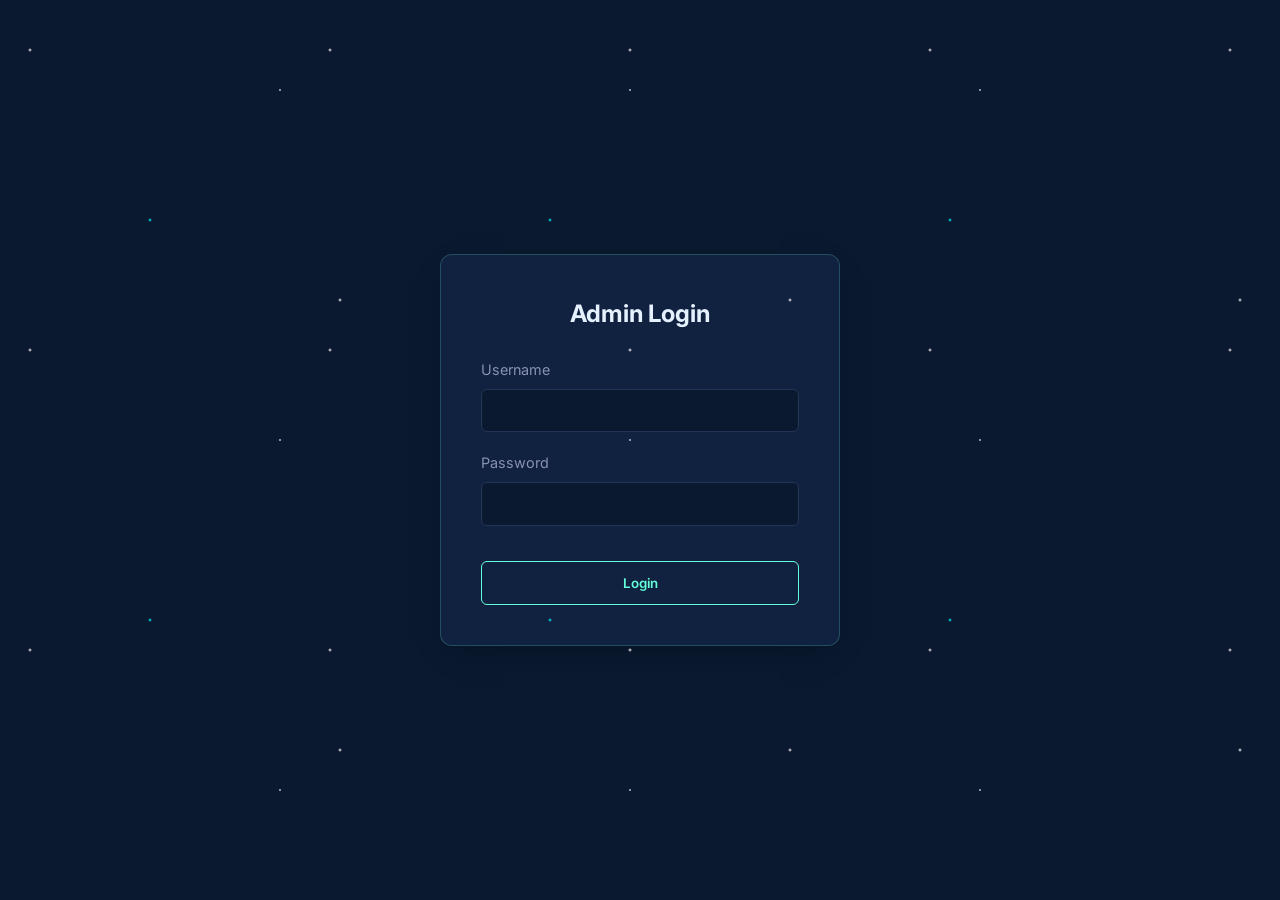
<file: admin.html>
<!DOCTYPE html>
<html lang="en">
<head>
    <link rel="stylesheet" href="https://cdnjs.cloudflare.com/ajax/libs/font-awesome/6.4.0/css/all.min.css">
    <meta charset="UTF-8">
    <meta name="viewport" content="width=device-width, initial-scale=1.0">
    <title>Admin Dashboard - Tabinda Samar</title>

    <!-- 🔒 Authentication Guard (Bina login page open nahi hoga) -->
    <script>
        if (localStorage.getItem('isAdminLoggedIn') !== 'true') {
            window.location.href = 'login.html';
        }

        function logoutAdmin() {
            localStorage.removeItem('isAdminLoggedIn');
            window.location.href = 'login.html';
        }
    </script>

    <link rel="stylesheet" href="css/style.css">
    <link rel="stylesheet" href="https://cdnjs.cloudflare.com/ajax/libs/font-awesome/6.4.0/css/all.min.css">
    <style>
        .admin-container {
            max-width: 1200px;
            margin: 2rem auto;
            padding: 0 1.5rem;
        }

        .admin-header {
            display: flex;
            justify-content: space-between;
            align-items: center;
            margin-bottom: 2rem;
            border-bottom: 1px solid rgba(100, 255, 218, 0.1);
            padding-bottom: 1rem;
        }

        .admin-header h1 {
            color: #e6f1ff;
            font-size: 2rem;
        }

        .admin-stats {
            display: grid;
            grid-template-columns: repeat(auto-fit, minmax(220px, 1fr));
            gap: 1.5rem;
            margin-bottom: 2.5rem;
        }

        .stat-card {
            background-color: #112240;
            padding: 1.5rem;
            border-radius: 10px;
            border: 1px solid rgba(255, 255, 255, 0.05);
            display: flex;
            align-items: center;
            gap: 1.2rem;
        }

        .stat-icon {
            font-size: 2rem;
            color: #64ffda;
        }

        .stat-info h3 {
            color: #8892b0;
            font-size: 0.9rem;
            font-weight: 400;
        }

        .stat-info span {
            color: #e6f1ff;
            font-size: 1.8rem;
            font-weight: 700;
        }

        .dashboard-grid {
            display: grid;
            grid-template-columns: 1fr 2fr;
            gap: 2rem;
        }

        @media (max-width: 900px) {
            .dashboard-grid {
                grid-template-columns: 1fr;
            }
        }

        .form-card, .table-card {
            background-color: #112240;
            padding: 1.8rem;
            border-radius: 12px;
            border: 1px solid rgba(255, 255, 255, 0.05);
        }

        .form-card h2, .table-card h2 {
            color: #e6f1ff;
            font-size: 1.3rem;
            margin-bottom: 1.5rem;
        }

        .form-group {
            margin-bottom: 1.2rem;
        }

        .form-group label {
            display: block;
            color: #8892b0;
            margin-bottom: 0.5rem;
            font-size: 0.9rem;
        }

        .form-group input, .form-group textarea, .form-group select {
            width: 100%;
            padding: 0.75rem;
            border-radius: 6px;
            background-color: #0a192f;
            border: 1px solid rgba(100, 255, 218, 0.2);
            color: #e6f1ff;
            font-size: 0.95rem;
            outline: none;
        }

        .form-group input:focus, .form-group textarea:focus, .form-group select:focus {
            border-color: #64ffda;
        }

        .btn-submit {
            background-color: transparent;
            color: #64ffda;
            border: 1px solid #64ffda;
            padding: 0.75rem 1.5rem;
            border-radius: 6px;
            cursor: pointer;
            font-weight: 600;
            width: 100%;
            transition: all 0.3s ease;
        }

        .btn-submit:hover {
            background-color: rgba(100, 255, 218, 0.1);
        }

        .project-table {
            width: 100%;
            border-collapse: collapse;
        }

        .project-table th, .project-table td {
            padding: 0.9rem;
            text-align: left;
            border-bottom: 1px solid rgba(255, 255, 255, 0.05);
        }

        .project-table th {
            color: #64ffda;
            font-weight: 600;
            font-size: 0.9rem;
        }

        .project-table td {
            color: #8892b0;
            font-size: 0.9rem;
        }

        .btn-danger {
            background: none;
            border: none;
            color: #ff6b6b;
            cursor: pointer;
            font-size: 1rem;
            padding: 0.3rem 0.6rem;
            transition: color 0.2s ease;
        }

        .btn-danger:hover {
            color: #ff5252;
        }
    </style>
</head>
<body>

    <div class="admin-container">
        <div class="admin-header">
            <h1><i class="fa-solid fa-gauge-high" style="color: #64ffda; margin-right: 10px;"></i> Portfolio Admin Dashboard</h1>
        </div>

        <!-- Dashboard Statistics -->
        <div class="admin-stats">
            <div class="stat-card">
                <div class="stat-icon"><i class="fa-solid fa-folder-open"></i></div>
                <div class="stat-info">
                    <h3>Total Projects</h3>
                    <span id="stat-total">4</span>
                </div>
            </div>
            <div class="stat-card">
                <div class="stat-icon"><i class="fa-solid fa-code"></i></div>
                <div class="stat-info">
                    <h3>Active Categories</h3>
                    <span>3</span>
                </div>
            </div>
            <div class="stat-card">
                <div class="stat-icon"><i class="fa-solid fa-eye"></i></div>
                <div class="stat-info">
                    <h3>Status</h3>
                    <span style="font-size: 1.2rem; color: #64ffda;">Live & Syncing</span>
                </div>
            </div>
        </div>

        <!-- Dashboard Content Grid -->
        <div class="dashboard-grid">
            <!-- Add / Edit Project Form -->
            <div class="form-card">
                <h2><i class="fa-solid fa-plus-circle"></i> Add New Project</h2>
                <form id="add-project-form">
                    <div class="form-group">
                        <label for="p-title">Project Title</label>
                        <input type="text" id="p-title" placeholder="e.g. Modern E-Commerce Store" required>
                    </div>
                    <div class="form-group">
                        <label for="p-category">Category</label>
                        <select id="p-category" required>
                            <option value="WordPress / Elementor">WordPress / Elementor</option>
                            <option value="WordPress / WooCommerce">WordPress / WooCommerce</option>
                            <option value="UI/UX Design / Web Design">UI/UX Design / Web Design</option>
                            <option value="Power BI / Cybersecurity">Power BI / Cybersecurity</option>
                            <option value="Web Development">Web Development</option>
                        </select>
                    </div>
                    <div class="form-group">
                        <label for="p-desc">Description</label>
                        <textarea id="p-desc" rows="4" placeholder="Brief project overview and tech stack..." required></textarea>
                    </div>
                    <div class="form-group">
                        <label for="p-image">Main Cover Image Path</label>
                        <input type="text" id="p-image" placeholder="images/Calligraphy/Calligraphy 1.png" required>
                    </div>
                    <button type="submit" class="btn-submit"><i class="fa-solid fa-paper-plane"></i> Add Project</button>
                </form>
            </div>

            <!-- Manage Active Projects Table -->
            <div class="table-card">
                <h2><i class="fa-solid fa-list-check"></i> Manage Projects</h2>
                <div style="overflow-x: auto;">
                    <table class="project-table">
                        <thead>
                            <tr>
                                <th>Title</th>
                                <th>Category</th>
                                <th>Action</th>
                            </tr>
                        </thead>
                        <tbody id="projects-list-body">
                            <!-- Rendered dynamically -->
                        </tbody>
                    </table>
                </div>
            </div>
        </div>
    </div>

    <!-- Footer -->
    <footer>
        <p>&copy; 2026 Tabinda Samar. All rights reserved.</p>
    </footer>

    <script>
        // Sample Portfolio Projects Manager Script
        const adminProjects = [
            { id: 1, title: "Calligraphy Store", category: "WordPress / Elementor" },
            { id: 2, title: "Pharmacy Platform", category: "WordPress / WooCommerce" },
            { id: 3, title: "Velora Apparel Store", category: "WordPress / Elementor" },
            { id: 4, title: "Cyber Threat Dashboard", category: "Power BI / Cybersecurity" }
        ];

        function renderAdminTable() {
            const tableBody = document.getElementById('projects-list-body');
            tableBody.innerHTML = '';

            adminProjects.forEach((proj, index) => {
                const tr = document.createElement('tr');
                tr.innerHTML = `
                    <td style="color: #e6f1ff; font-weight: 500;">${proj.title}</td>
                    <td>${proj.category}</td>
                    <td>
                        <button class="btn-danger" onclick="deleteProject(${index})" title="Delete Project"><i class="fa-solid fa-trash-can"></i></button>
                    </td>
                `;
                tableBody.appendChild(tr);
            });

            document.getElementById('stat-total').innerText = adminProjects.length;
        }

        function deleteProject(index) {
            if (confirm("Are you sure you want to remove this project?")) {
                adminProjects.splice(index, 1);
                renderAdminTable();
            }
        }

        document.getElementById('add-project-form').addEventListener('submit', function(e) {
            e.preventDefault();
            const title = document.getElementById('p-title').value;
            const category = document.getElementById('p-category').value;

            adminProjects.push({ id: Date.now(), title, category });
            renderAdminTable();

            this.reset();
            alert("Project added successfully!");
        });

        // Initial Table Render
        renderAdminTable();
    </script>
    <!-- Footer Section -->
<footer style="background: #0a192f; color: #8892b0; text-align: center; padding: 2rem 1rem; border-top: 1px solid #233554; margin-top: 3rem;">
    <div style="max-width: 1200px; margin: 0 auto;">
        <p style="margin-bottom: 0.8rem;">Designed & Built by <span style="color: #64ffda; font-weight: 600;">Tabinda Samar</span></p>
        
        <!-- Social Icons / Links -->
        <div style="display: flex; justify-content: center; gap: 1.5rem; margin-bottom: 1rem; font-size: 1.2rem;">
            <a href="https://github.com/" target="_blank" style="color: #8892b0; text-decoration: none; transition: 0.3s;" onmouseover="this.style.color='#64ffda'" onmouseout="this.style.color='#8892b0'"><i class="fa-brands fa-github"></i></a>
            <a href="https://www.linkedin.com/in/tabinda-samar-846a65338/" target="_blank" style="color: #8892b0; text-decoration: none; transition: 0.3s;" onmouseover="this.style.color='#64ffda'" onmouseout="this.style.color='#8892b0'"><i class="fa-brands fa-linkedin"></i></a>
            <a href="mailto:tabinda.samar123@gmail.com" style="color: #8892b0; text-decoration: none; transition: 0.3s;" onmouseover="this.style.color='#64ffda'" onmouseout="this.style.color='#8892b0'"><i class="fa-solid fa-envelope"></i></a>
        </div>

        <p style="font-size: 0.85rem; color: #4a5568;">&copy; 2026 Tabinda Samar. All rights reserved.</p>
    </div>
</footer>
</body>
</html>
</file>
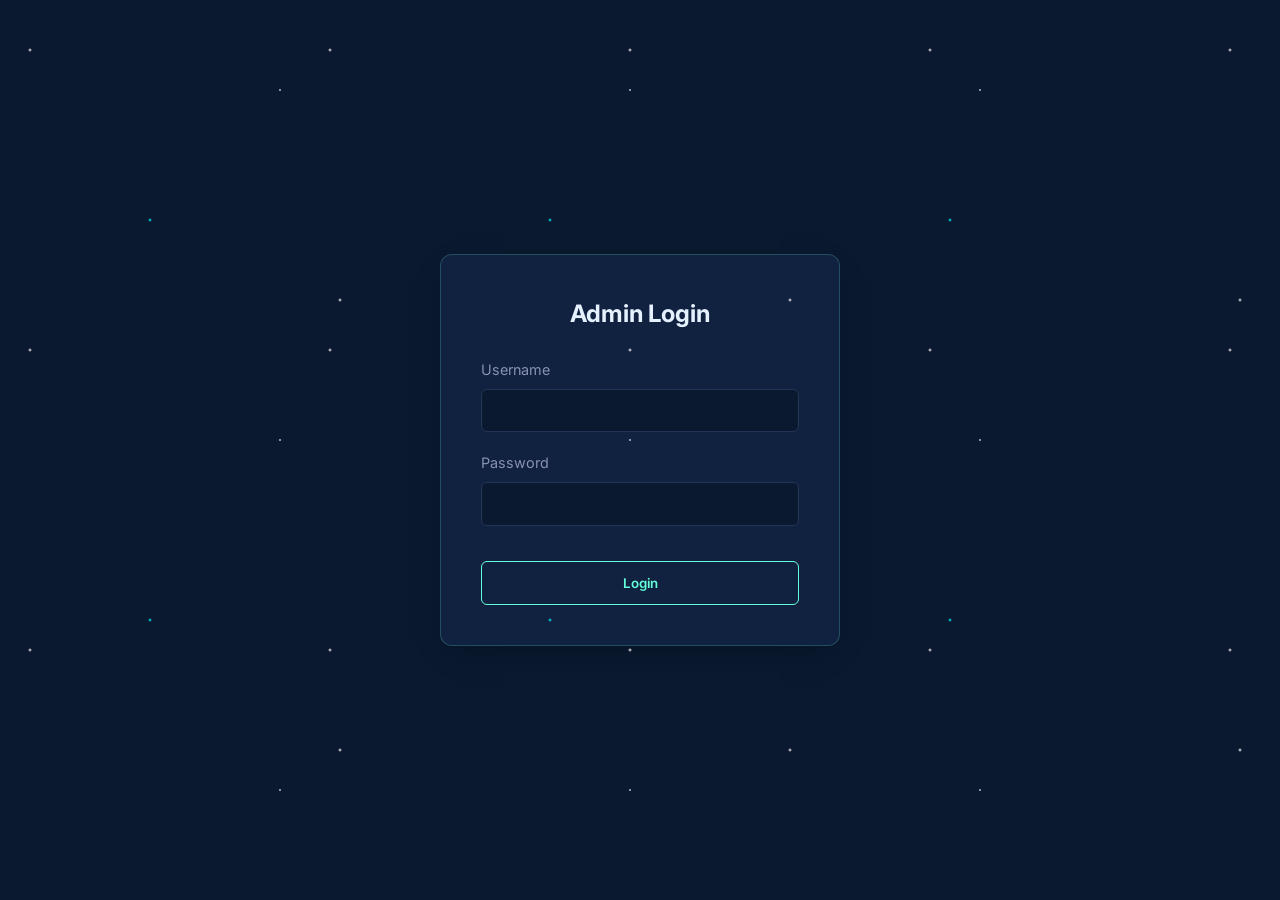
<file: login.html>
<!DOCTYPE html>
<html lang="en">
<head>
    <meta charset="UTF-8">
    <meta name="viewport" content="width=device-width, initial-scale=1.0">
    <title>Admin Login - Tabinda Samar</title>
    <link rel="stylesheet" href="css/style.css">
    <style>
        .login-container {
            min-height: 100vh;
            display: flex;
            align-items: center;
            justify-content: center;
            background: #0a192f;
        }
        .login-card {
            background: #112240;
            padding: 2.5rem;
            border-radius: 12px;
            border: 1px solid rgba(100, 255, 218, 0.2);
            width: 100%;
            max-width: 400px;
            box-shadow: 0 10px 30px -15px rgba(2, 12, 27, 0.7);
        }
        .login-card h2 {
            color: #e6f1ff;
            margin-bottom: 1.5rem;
            text-align: center;
        }
        .form-group {
            margin-bottom: 1.2rem;
        }
        .form-group label {
            display: block;
            color: #8892b0;
            margin-bottom: 0.5rem;
            font-size: 0.9rem;
        }
        .form-group input {
            width: 100%;
            padding: 0.8rem;
            border-radius: 6px;
            border: 1px solid #233554;
            background: #0a192f;
            color: #e6f1ff;
            outline: none;
        }
        .form-group input:focus {
            border-color: #64ffda;
        }
        .btn-login {
            width: 100%;
            padding: 0.8rem;
            background: transparent;
            border: 1px solid #64ffda;
            color: #64ffda;
            border-radius: 6px;
            cursor: pointer;
            font-weight: 600;
            margin-top: 1rem;
            transition: 0.3s;
        }
        .btn-login:hover {
            background: rgba(100, 255, 218, 0.1);
        }
        .error-msg {
            color: #ff6b6b;
            font-size: 0.85rem;
            margin-top: 1rem;
            text-align: center;
            display: none;
        }
    </style>
</head>
<body>

<div class="login-container">
    <div class="login-card">
        <h2>Admin Login</h2>
        <form id="loginForm">
            <div class="form-group">
                <label for="username">Username</label>
                <input type="text" id="username" required autocomplete="off">
            </div>
            <div class="form-group">
                <label for="password">Password</label>
                <input type="password" id="password" required>
            </div>
            <button type="submit" class="btn-login">Login</button>
            <p id="errorMsg" class="error-msg">Invalid Username or Password!</p>
        </form>
    </div>
</div>

<script>
    // Hardcoded Admin Credentials
    const ADMIN_USER = "admin";
    const ADMIN_PASS = "tabinda123"; // Apni marzi ka password rakhein

    document.getElementById('loginForm').addEventListener('submit', function(e) {
        e.preventDefault();
        
        const userInput = document.getElementById('username').value.trim();
        const passInput = document.getElementById('password').value.trim();
        const errorMsg = document.getElementById('errorMsg');

        if (userInput === ADMIN_USER && passInput === ADMIN_PASS) {
            // Set session flag in localStorage
            localStorage.setItem('isAdminLoggedIn', 'true');
            window.location.href = 'admin.html';
        } else {
            errorMsg.style.display = 'block';
        }
    });
</script>

</body>
</html>
</file>
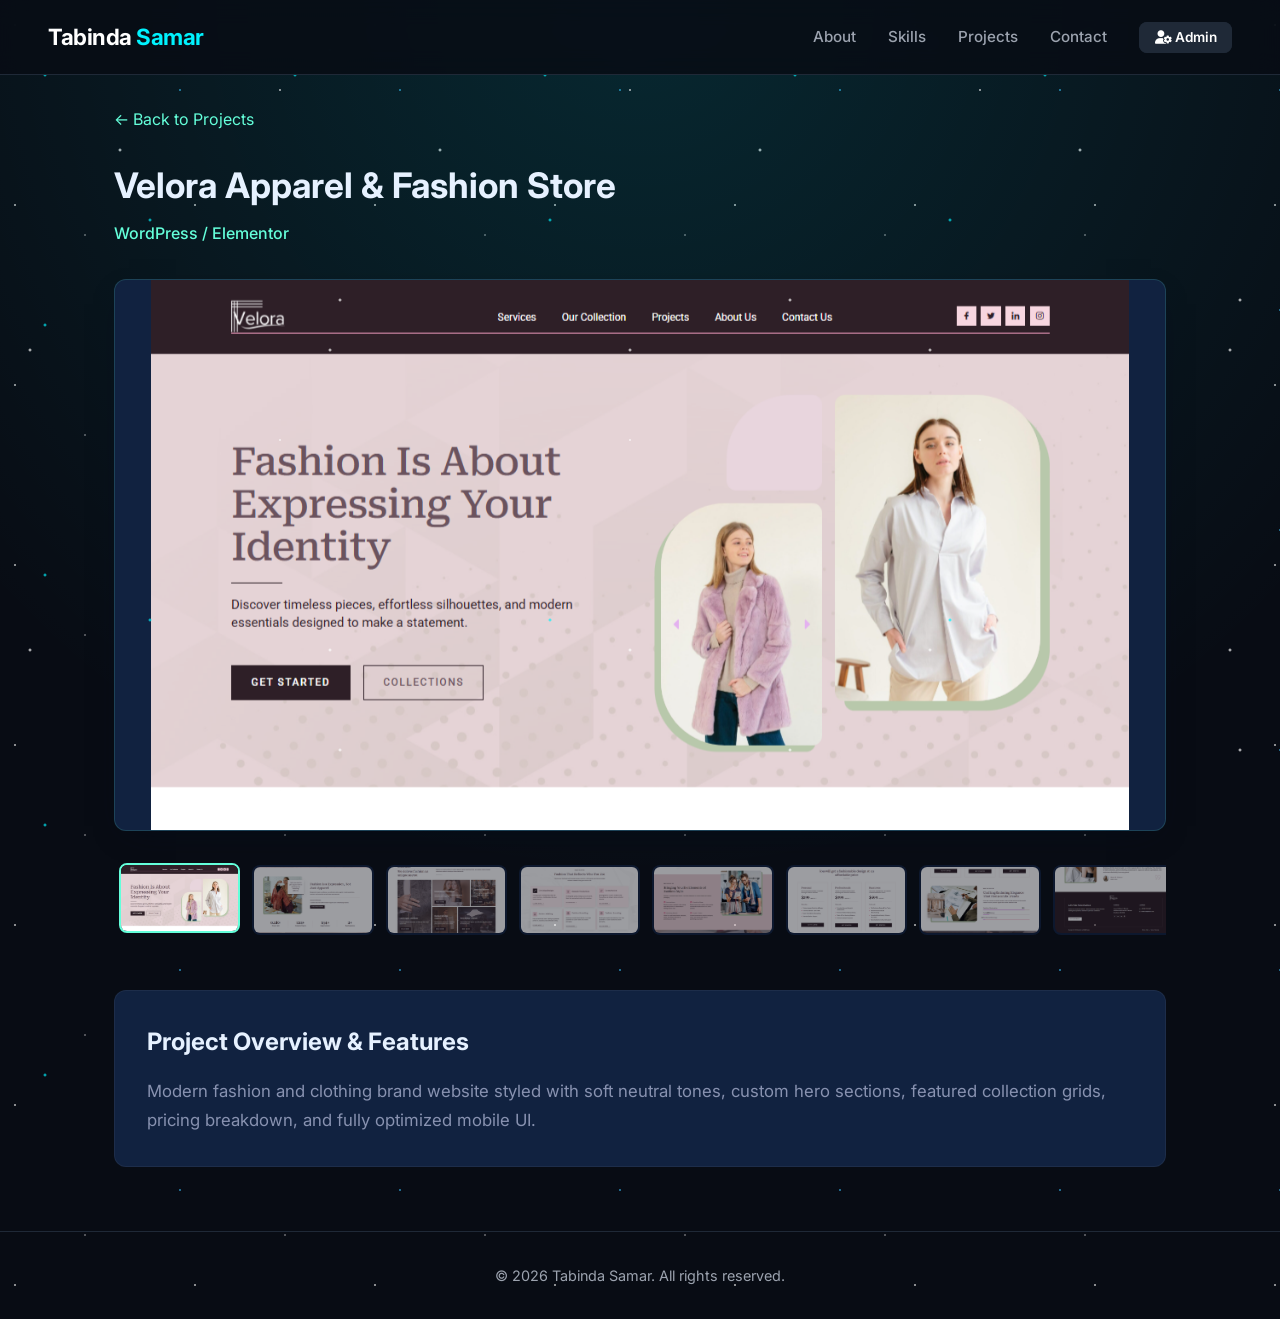
<file: project-details.html>
<!DOCTYPE html>
<html lang="en">
<head>
    <meta charset="UTF-8">
    <meta name="viewport" content="width=device-width, initial-scale=1.0">
    <title>Project Details - Tabinda Samar</title>
    <link rel="stylesheet" href="css/style.css">
    <link rel="stylesheet" href="https://cdnjs.cloudflare.com/ajax/libs/font-awesome/6.4.0/css/all.min.css">
    <style>
        .details-container {
            max-width: 1100px;
            margin: 2rem auto;
            padding: 0 1.5rem;
        }

        .back-link {
            display: inline-flex;
            align-items: center;
            gap: 0.5rem;
            color: #64ffda;
            text-decoration: none;
            font-size: 1rem;
            margin-bottom: 1.5rem;
            transition: transform 0.2s ease;
        }

        .back-link:hover {
            transform: translateX(-5px);
        }

        .project-header {
            margin-bottom: 2rem;
        }

        .project-header h1 {
            font-size: 2.2rem;
            color: #e6f1ff;
            margin-bottom: 0.5rem;
        }

        .project-category {
            color: #64ffda;
            font-size: 1rem;
            font-weight: 500;
        }

        .main-image-container {
            width: 100%;
            border-radius: 12px;
            overflow: hidden;
            background-color: #112240;
            border: 1px solid rgba(100, 255, 218, 0.15);
            box-shadow: 0 10px 30px -15px rgba(2, 12, 27, 0.7);
            margin-bottom: 1.5rem;
            text-align: center;
        }

        .main-image-container img {
            width: 100%;
            max-height: 550px;
            object-fit: contain;
            display: block;
            border-radius: 12px;
            transition: opacity 0.3s ease;
        }

        .thumbnails-grid {
            display: flex;
            gap: 12px;
            overflow-x: auto;
            padding: 10px 5px 15px 5px;
            scrollbar-width: thin;
            scrollbar-color: #64ffda #0a192f;
        }

        .thumbnails-grid::-webkit-scrollbar {
            height: 6px;
        }

        .thumbnails-grid::-webkit-scrollbar-thumb {
            background: #64ffda;
            border-radius: 4px;
        }

        .thumb-item {
            min-width: 110px;
            height: 70px;
            border-radius: 8px;
            overflow: hidden;
            cursor: pointer;
            border: 2px solid transparent;
            opacity: 0.6;
            transition: all 0.2s ease;
            background-color: #112240;
            flex-shrink: 0;
        }

        .thumb-item img {
            width: 100%;
            height: 100%;
            object-fit: cover;
        }

        .thumb-item:hover, .thumb-item.active {
            opacity: 1;
            border-color: #64ffda;
            transform: translateY(-2px);
        }

        .project-overview {
            margin-top: 2.5rem;
            background: #112240;
            padding: 2rem;
            border-radius: 12px;
            border: 1px solid rgba(255, 255, 255, 0.05);
        }

        .project-overview h2 {
            font-size: 1.5rem;
            color: #e6f1ff;
            margin-bottom: 1rem;
        }

        .project-overview p {
            color: #8892b0;
            line-height: 1.7;
            font-size: 1.05rem;
        }
    </style>
</head>
<body>

    <!-- Header Navigation -->
    <header>
        <h1>Tabinda <span>Samar</span></h1>
        <nav>
            <ul>
                <li><a href="index.html#about">About</a></li>
                <li><a href="index.html#skills">Skills</a></li>
                <li><a href="index.html#projects">Projects</a></li>
                <li><a href="index.html#contact">Contact</a></li>
                <li><a href="admin.html" class="btn-secondary" style="padding: 0.4rem 0.9rem; font-size: 0.85rem;"><i class="fa-solid fa-user-gear"></i> Admin</a></li>
            </ul>
        </nav>
    </header>

    <div class="details-container">
        <!-- Back Navigation -->
        <a href="index.html#projects" class="back-link">&larr; Back to Projects</a>

        <!-- Dynamic Header Details -->
        <div class="project-header">
            <h1 id="proj-title">Loading Project...</h1>
            <div id="proj-category" class="project-category">Category</div>
        </div>

        <!-- Main Featured Screenshot Showcase -->
        <div class="main-image-container">
            <img id="main-display-img" src="" alt="Project Showcase Image">
        </div>

        <!-- Gallery Thumbnails Bar -->
        <div class="thumbnails-grid" id="thumbnails-container">
            <!-- Dynamic Thumbnails Render Here -->
        </div>

        <!-- Project Description & Overview -->
        <div class="project-overview">
            <h2>Project Overview & Features</h2>
            <p id="proj-description">
                Loading project description and feature breakdown...
            </p>
        </div>
    </div>

    <!-- Footer -->
    <footer>
        <p>&copy; 2026 Tabinda Samar. All rights reserved.</p>
    </footer>

    <!-- JavaScript For Dynamic URL Query & Gallery Switch -->
    <script>
        const projectsData = {
            calligraphy: {
                title: "Calligraphy & Hand Lettering Store",
                category: "WordPress / Elementor",
                description: "An artistic digital storefront showcasing bespoke calligraphy, custom hand-lettering work, client testimonials, art portfolios, and order inquiry forms.",
                images: [
                    "images/Calligraphy/Calligraphy 1.png",
                    "images/Calligraphy/Calligraphy 2.png",
                    "images/Calligraphy/Calligraphy 3.png",
                    "images/Calligraphy/Calligraphy 4.png",
                    "images/Calligraphy/Calligraphy 5.png",
                    "images/Calligraphy/Calligraphy 6.png",
                    "images/Calligraphy/Calligraphy 7.png"
                ]
            },
            homespire: {
                title: "HomeSpire Interior Design",
                category: "UI/UX Design / Web Design",
                description: "Refined interior design storefront and service landing page focusing on luxury architectural planning, dynamic showcase grids, pricing options, and interactive contact layout.",
                images: [
                    "images/homespire/Homespire 1.png",
                    "images/homespire/Homespire 2.png",
                    "images/homespire/Homespire 3.png",
                    "images/homespire/Homespire 4.png",
                    "images/homespire/Homespire 5.png",
                    "images/homespire/Homespire 6.png",
                    "images/homespire/Homespire 7.png",
                    "images/homespire/Homespire 8.png"
                ]
            },
            medicine: {
                title: "Pharmacy & Healthcare Platform",
                category: "WordPress / WooCommerce",
                description: "Custom e-commerce pharmacy store featuring organized medicine categories, full responsiveness, dynamic cart management, and seamless checkout experience designed for pharmaceuticals.",
                images: [
                    "images/Medicine/Medicine 1.png",
                    "images/Medicine/Medicine 2.png",
                    "images/Medicine/Medicine 3.png",
                    "images/Medicine/Medicine 4.png",
                    "images/Medicine/Medicine 5.png",
                    "images/Medicine/Medicine 6.png",
                    "images/Medicine/Medicine 7.png"
                ]
            },
            velora: {
                title: "Velora Apparel & Fashion Store",
                category: "WordPress / Elementor",
                description: "Modern fashion and clothing brand website styled with soft neutral tones, custom hero sections, featured collection grids, pricing breakdown, and fully optimized mobile UI.",
                images: [
                    "images/Velora/Velora 1.png",
                    "images/Velora/Velora 2.png",
                    "images/Velora/Velora 3.png",
                    "images/Velora/Velora 4.png",
                    "images/Velora/Velora 5.png",
                    "images/Velora/Velora 6.png",
                    "images/Velora/Velora 7.png",
                    "images/Velora/Velora 8.png"
                ]
            },
            powerbi: {
                title: "Cyber Threat Intelligence Dashboard",
                category: "Power BI / Cybersecurity",
                description: "Interactive Power BI analytics dashboard designed to visualize real-time cyber threat intelligence. Includes monitoring for IP network traffic, threat severity metrics, attack vectors, and risk level breakdown.",
                images: [
                    "images/Cyber powerBI dashboard/power bi 1.png",
                    "images/Cyber powerBI dashboard/power bi 2.png",
                    "images/Cyber powerBI dashboard/power bi 3.png",
                    "images/Cyber powerBI dashboard/power bi 4.png"
                ]
            }
        };

        const urlParams = new URLSearchParams(window.location.search);
        const currentProjectKey = urlParams.get('project') || 'velora';

        function renderProjectDetails(key) {
            const project = projectsData[key] || projectsData['velora'];

            document.getElementById('proj-title').innerText = project.title;
            document.getElementById('proj-category').innerText = project.category;
            document.getElementById('proj-description').innerText = project.description;

            const mainImg = document.getElementById('main-display-img');
            const thumbnailsContainer = document.getElementById('thumbnails-container');

            mainImg.src = project.images[0];

            thumbnailsContainer.innerHTML = '';
            project.images.forEach((imgSrc, index) => {
                const thumbDiv = document.createElement('div');
                thumbDiv.className = `thumb-item ${index === 0 ? 'active' : ''}`;
                
                const thumbImg = document.createElement('img');
                thumbImg.src = imgSrc;
                thumbImg.alt = `${project.title} screenshot ${index + 1}`;

                thumbDiv.appendChild(thumbImg);

                thumbDiv.addEventListener('click', () => {
                    mainImg.style.opacity = '0.3';
                    setTimeout(() => {
                        mainImg.src = imgSrc;
                        mainImg.style.opacity = '1';
                    }, 150);

                    document.querySelectorAll('.thumb-item').forEach(el => el.classList.remove('active'));
                    thumbDiv.classList.add('active');
                });

                thumbnailsContainer.appendChild(thumbDiv);
            });
        }

        renderProjectDetails(currentProjectKey);
    </script>
</body>
</html>
</file>
<file: css/style.css>
/* Google Font Import */
@import url('https://fonts.googleapis.com/css2?family=Inter:wght@300;400;500;600;700&display=swap');

/* CSS Variables */
:root {
    --bg-dark: #080c14;
    --card-bg: #111827;
    --card-border: #1f2937;
    --primary-text: #ffffff;
    --secondary-text: #9ca3af;
    --accent-cyan: #00f2fe;
    --accent-hover: #00c6ff;
    --badge-bg: #1e293b;
    --badge-text: #38bdf8;
    --button-secondary-bg: #1f2937;
    --shadow-glow: 0 0 20px rgba(0, 242, 254, 0.15);
    --transition: all 0.3s ease;
}

/* Base Reset */
* {
    margin: 0;
    padding: 0;
    box-sizing: border-box;
    font-family: 'Inter', -apple-system, BlinkMacSystemFont, sans-serif;
}

/* Body with Animated Stars Background */
body {
    background-color: var(--bg-dark);
    color: var(--primary-text);
    line-height: 1.6;
    min-height: 100vh;
    position: relative;
    overflow-x: hidden;
    background-image: 
        radial-gradient(circle at 50% 0%, rgba(0, 242, 254, 0.12) 0%, transparent 60%),
        radial-gradient(1.5px 1.5px at 15px 25px, #ffffff, rgba(0,0,0,0)),
        radial-gradient(2px 2px at 45px 75px, #00f2fe, rgba(0,0,0,0)),
        radial-gradient(1px 1px at 85px 35px, #ffffff, rgba(0,0,0,0)),
        radial-gradient(2px 2px at 120px 150px, #ffffff, rgba(0,0,0,0)),
        radial-gradient(1.5px 1.5px at 180px 90px, #38bdf8, rgba(0,0,0,0));
    background-repeat: repeat;
    background-size: 100% 100%, 180px 180px, 250px 250px, 200px 200px, 320px 320px, 220px 220px;
    animation: spaceTwinkle 8s infinite alternate ease-in-out;
}

/* Glowing Twinkling Stars Pseudo Layer */
body::before {
    content: '';
    position: fixed;
    top: 0;
    left: 0;
    width: 100%;
    height: 100%;
    pointer-events: none;
    background-image: 
        radial-gradient(2px 2px at 30px 50px, #ffffff, rgba(0,0,0,0)),
        radial-gradient(2px 2px at 150px 220px, #00f2fe, rgba(0,0,0,0)),
        radial-gradient(1.5px 1.5px at 280px 90px, #ffffff, rgba(0,0,0,0)),
        radial-gradient(2px 2px at 340px 300px, #ffffff, rgba(0,0,0,0));
    background-repeat: repeat;
    background-size: 300px 300px, 400px 400px, 350px 350px, 450px 450px;
    animation: starsPulse 4s infinite alternate ease-in-out;
    z-index: 0;
}

/* Star Animations */
@keyframes spaceTwinkle {
    0% {
        background-position: 0 0, 0 0, 0 0, 0 0, 0 0, 0 0;
    }
    100% {
        background-position: 0 0, 20px 40px, -30px 50px, 15px -25px, -20px 30px, 40px -10px;
    }
}

@keyframes starsPulse {
    0% {
        opacity: 0.3;
        transform: scale(0.98);
    }
    50% {
        opacity: 0.8;
    }
    100% {
        opacity: 1;
        transform: scale(1.01);
    }
}

/* Ensure content stays above star background */
header, .hero, .container, footer {
    position: relative;
    z-index: 1;
}

/* Header & Nav */
header {
    background-color: rgba(8, 12, 20, 0.85);
    backdrop-filter: blur(12px);
    border-bottom: 1px solid var(--card-border);
    padding: 1.2rem 3rem;
    position: sticky;
    top: 0;
    z-index: 1000;
    display: flex;
    justify-content: space-between;
    align-items: center;
}

header h1 {
    font-size: 1.4rem;
    font-weight: 700;
    letter-spacing: -0.5px;
    color: var(--primary-text);
}

header h1 span {
    color: var(--accent-cyan);
}

nav ul {
    display: flex;
    list-style: none;
    gap: 2rem;
    align-items: center;
}

nav a {
    color: var(--secondary-text);
    text-decoration: none;
    font-size: 0.95rem;
    font-weight: 500;
    transition: var(--transition);
}

nav a:hover {
    color: var(--accent-cyan);
}

/* Hero Section */
.hero {
    text-align: center;
    padding: 6rem 1.5rem 4rem;
    max-width: 900px;
    margin: 0 auto;
}

.hero h2 {
    font-size: 3.2rem;
    font-weight: 800;
    margin-bottom: 0.8rem;
    letter-spacing: -1px;
}

.hero h2 .highlight {
    color: var(--accent-cyan);
    text-shadow: 0 0 15px rgba(0, 242, 254, 0.4);
}

.hero .subtitle {
    font-size: 1.25rem;
    color: var(--primary-text);
    font-weight: 500;
    margin-bottom: 1rem;
}

.hero p {
    font-size: 1rem;
    color: var(--secondary-text);
    max-width: 700px;
    margin: 0 auto 2.5rem;
}

.hero-buttons {
    display: flex;
    gap: 1rem;
    justify-content: center;
    align-items: center;
}
/* Hero Section aur About Me Section ke beech gap kam karne ke liye */
#hero {
    min-height: auto !important;
    padding-bottom: 1rem !important;
}

#about {
    padding-top: 1rem !important;
}

/* Buttons */
.btn-primary {
    background: linear-gradient(135deg, var(--accent-cyan), var(--accent-hover));
    color: #080c14;
    font-weight: 600;
    padding: 0.75rem 1.8rem;
    border-radius: 8px;
    text-decoration: none;
    border: none;
    cursor: pointer;
    transition: var(--transition);
    box-shadow: var(--shadow-glow);
}

.btn-primary:hover {
    transform: translateY(-2px);
    box-shadow: 0 0 25px rgba(0, 242, 254, 0.45);
}

.btn-secondary {
    background-color: var(--button-secondary-bg);
    color: var(--primary-text);
    font-weight: 600;
    padding: 0.75rem 1.8rem;
    border-radius: 8px;
    text-decoration: none;
    border: 1px solid var(--card-border);
    cursor: pointer;
    transition: var(--transition);
}

.btn-secondary:hover {
    background-color: #2d3748;
    border-color: var(--secondary-text);
    transform: translateY(-2px);
}

/* Layout Containers */
.container {
    max-width: 1150px;
    margin: 0 auto;
    padding: 3rem 1.5rem;
}

section {
    margin-bottom: 4rem;
}

h2.section-title {
    text-align: center;
    font-size: 2.2rem;
    font-weight: 700;
    margin-bottom: 2.5rem;
    color: var(--primary-text);
}

//* Cards & Grid Layouts */
.about-box {
    background: var(--card-bg);
    border: 1px solid var(--card-border);
    border-radius: 12px;
    padding: 2.5rem;
    text-align: center;
    color: var(--secondary-text);
    font-size: 1.05rem;
    line-height: 1.8;
}

/* Grid layout ko limit kiya hai taake cards extra wide na hon */
.expertise-grid, .projects-grid {
    display: grid;
    grid-template-columns: repeat(auto-fit, minmax(300px, 420px)); /* Cards maximum 420px wide honge */
    gap: 1.8rem;
    justify-content: center; /* Cards ko center align karega */
    align-items: stretch;
}

.card, .project-card {
    background: var(--card-bg);
    border: 1px solid var(--card-border);
    border-radius: 12px;
    padding: 1.5rem;
    transition: var(--transition);
    display: flex;
    flex-direction: column;
    box-sizing: border-box;
    width: 100%;
}

.card:hover, .project-card:hover {
    border-color: rgba(0, 242, 254, 0.4);
    transform: translateY(-4px);
    box-shadow: var(--shadow-glow);
}

.card-title {
    font-size: 1.2rem;
    font-weight: 600;
    margin-bottom: 0.8rem;
    color: var(--primary-text);
}

.card-description {
    color: var(--secondary-text);
    font-size: 0.95rem;
    margin-bottom: 1.2rem;
    flex-grow: 1;
}

.project-card img {
    width: 100%;
    height: 200px;
    object-fit: cover;
    border-radius: 8px;
    margin-bottom: 1.2rem;
    border: 1px solid var(--card-border);
}

/* Fixed Video Wrapper */
.video-wrapper {
    width: 100%;
    aspect-ratio: 16 / 9;
    overflow: hidden;
    border-radius: 8px;
    background: #000;
    border: 1px solid var(--card-border);
    margin: 0.8rem 0 1.2rem 0;
    flex-shrink: 0;
}

.video-wrapper video {
    width: 100% !important;
    height: 100% !important;
    object-fit: contain !important; /* Video poori dikhegi bina cut hue */
    display: block;
    background: #000;
}


/* Badges & Tags */
.tags {
    display: flex;
    gap: 0.5rem;
    flex-wrap: wrap;
    margin-top: auto;
}

.tag {
    background-color: var(--badge-bg);
    color: var(--badge-text);
    border: 1px solid rgba(56, 189, 248, 0.2);
    padding: 0.25rem 0.75rem;
    border-radius: 20px;
    font-size: 0.8rem;
    font-weight: 500;
}
.tag {
    background-color: var(--badge-bg);
    color: var(--badge-text);
    border: 1px solid rgba(56, 189, 248, 0.2);
    padding: 0.25rem 0.75rem;
    border-radius: 20px;
    font-size: 0.8rem;
    font-weight: 500;
}
/* Certifications Grid Layout - 1 Line mein 3 Cards */
.certifications-grid {
    display: grid;
    grid-template-columns: repeat(3, 1fr); /* Har line mein exactly 3 cards honge */
    gap: 1.8rem;
    justify-content: center;
    align-items: stretch;
}

/* Tablet aur Mobile screens ke liye Responsive adjustment */
@media (max-width: 992px) {
    .certifications-grid {
        grid-template-columns: repeat(2, 1fr); /* Medium screens par 2 cards */
    }
}

@media (max-width: 600px) {
    .certifications-grid {
        grid-template-columns: 1fr; /* Mobile screens par 1 card */
    }
}

/* Contact Form */
.contact-form {
    background: var(--card-bg);
    border: 1px solid var(--card-border);
    padding: 2.5rem;
    border-radius: 12px;
    max-width: 650px;
    margin: 0 auto;
}

.form-group {
    margin-bottom: 1.5rem;
}

.form-group label {
    display: block;
    margin-bottom: 0.5rem;
    color: var(--primary-text);
    font-size: 0.95rem;
}

.form-group input, 
.form-group textarea {
    width: 100%;
    padding: 0.85rem 1rem;
    background: #0d131f;
    border: 1px solid var(--card-border);
    border-radius: 8px;
    color: var(--primary-text);
    outline: none;
    transition: var(--transition);
}

.form-group input:focus, 
.form-group textarea:focus {
    border-color: var(--accent-cyan);
    box-shadow: 0 0 10px rgba(0, 242, 254, 0.2);
}

/* Footer */
footer {
    text-align: center;
    padding: 2rem;
    border-top: 1px solid var(--card-border);
    color: var(--secondary-text);
    font-size: 0.9rem;
    margin-top: 4rem;
}
</file>
